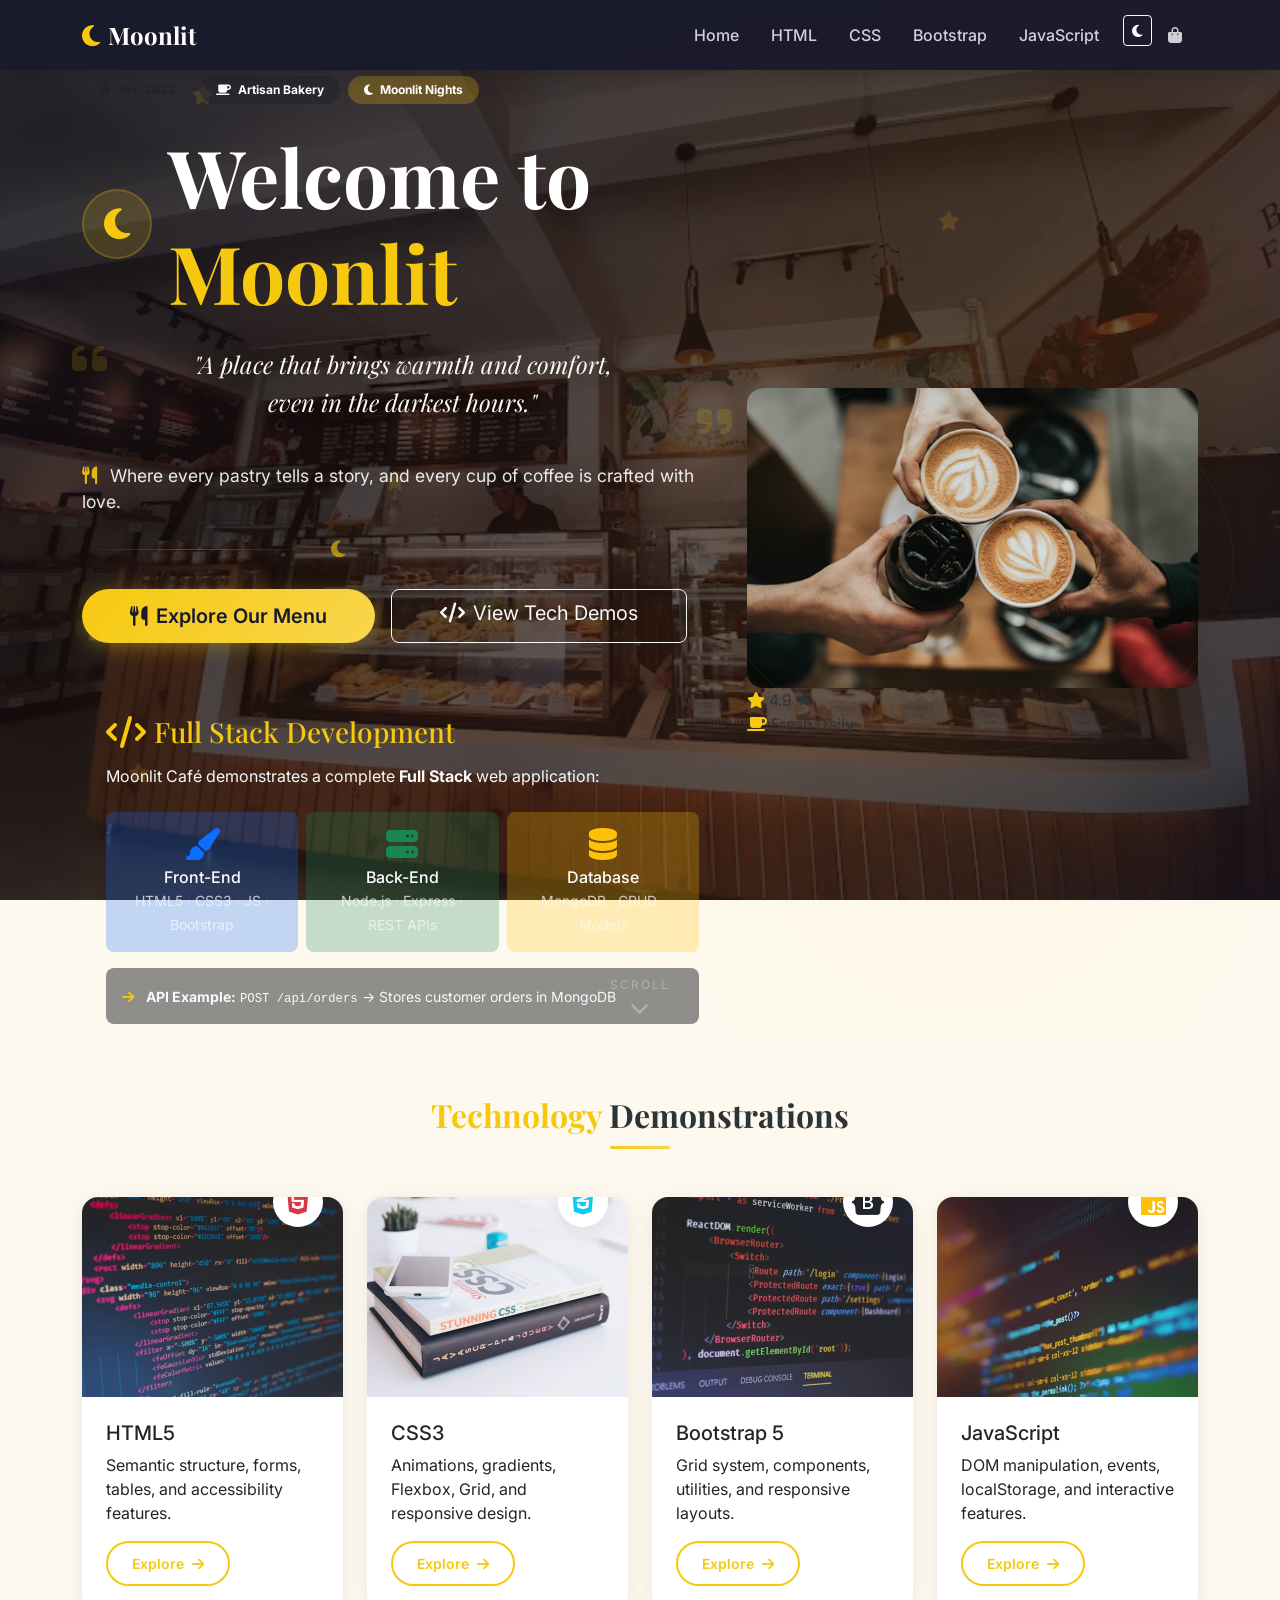
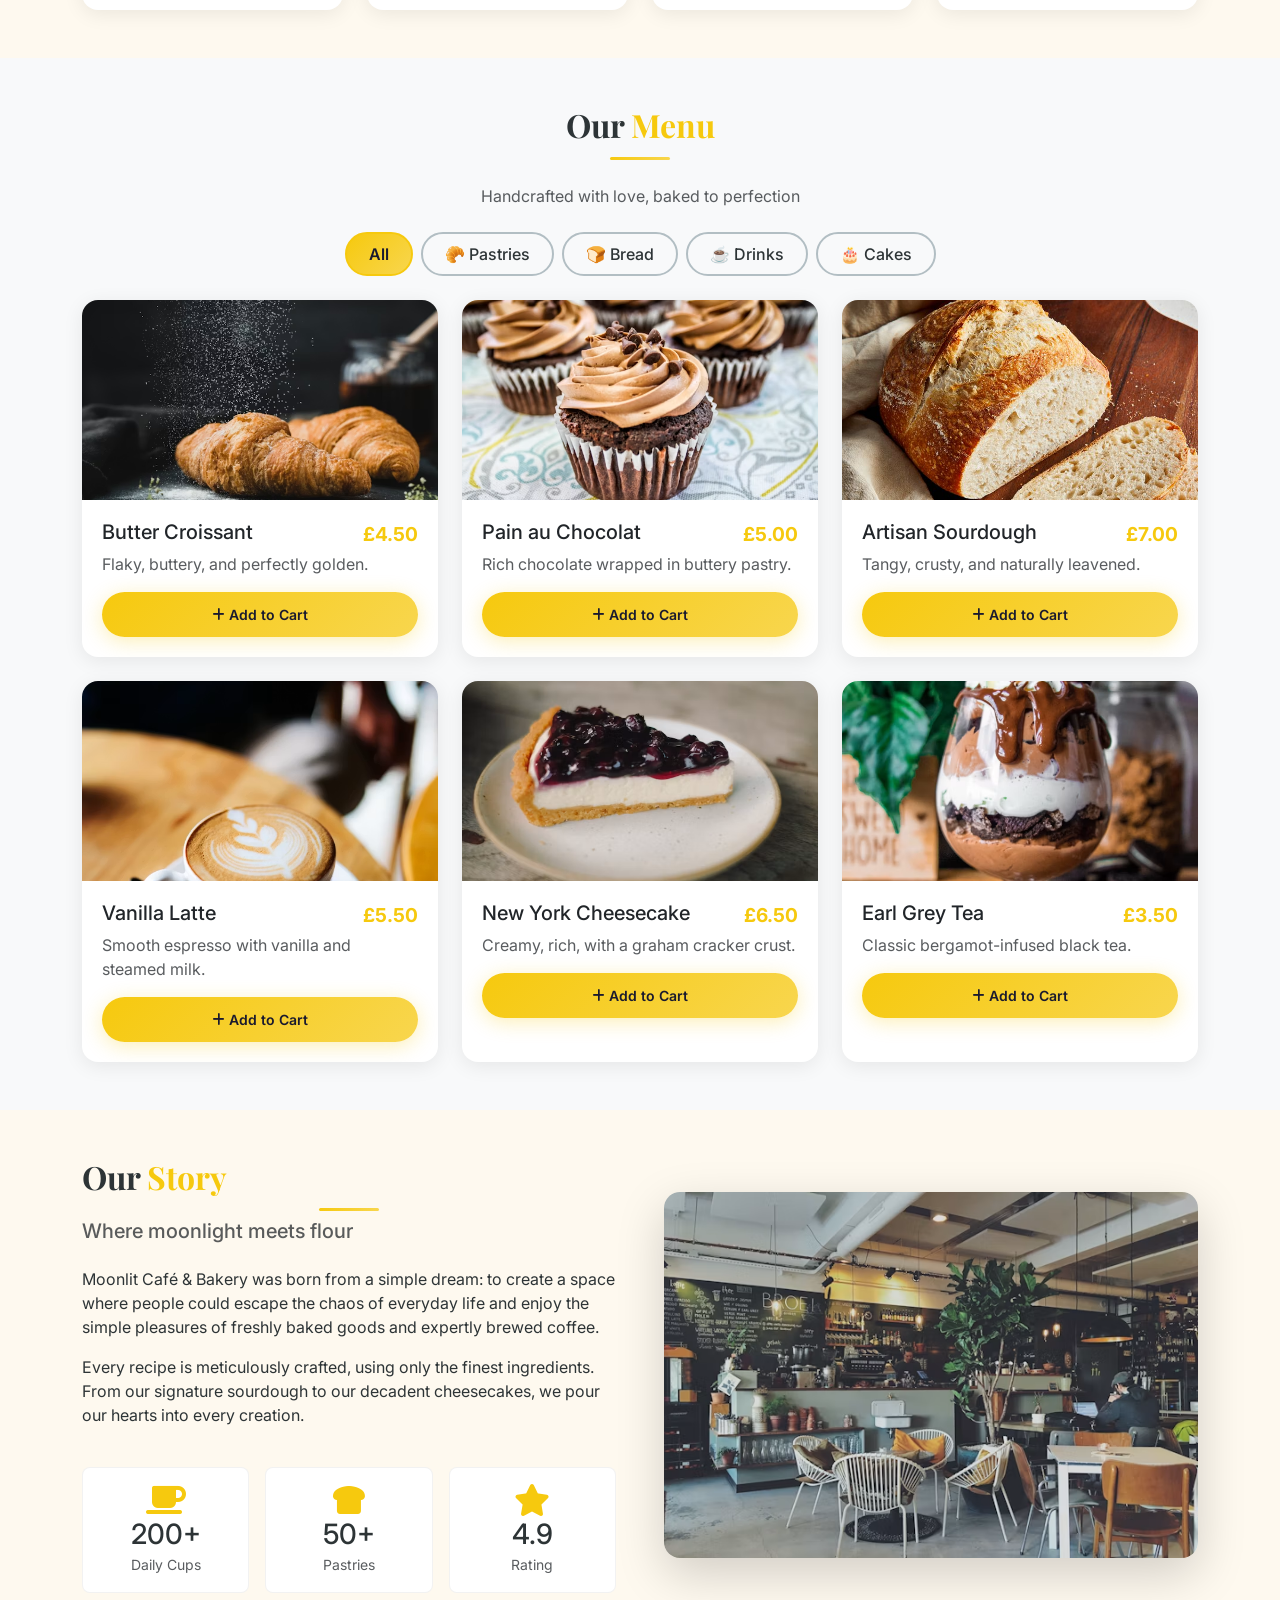
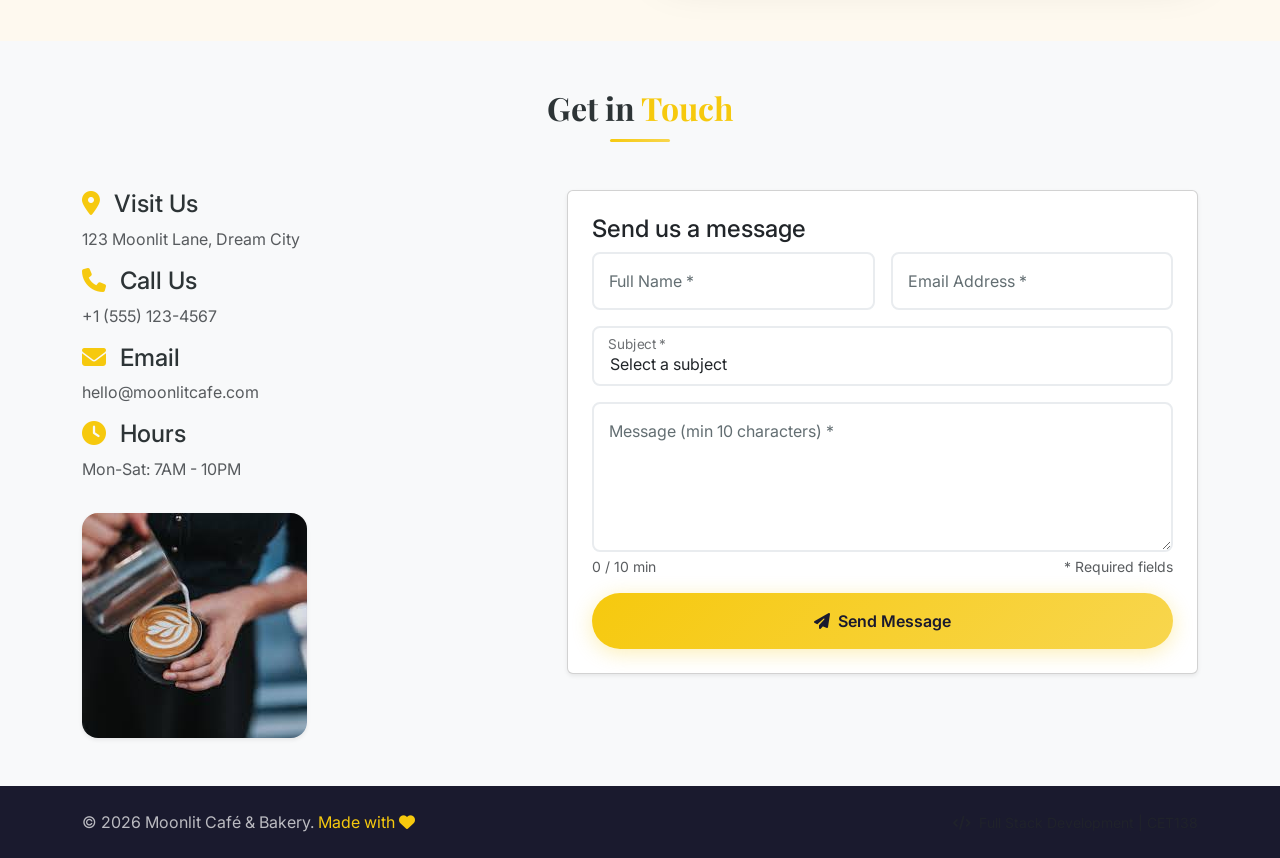
<file: index.html>
<!DOCTYPE html>
<html lang="en">
<head>
    <meta charset="UTF-8">
    <meta name="viewport" content="width=device-width, initial-scale=1.0">
    <meta name="description" content="Moonlit Café & Bakery - Full Stack Development Portfolio">
    <meta name="author" content="Your Name">
    <title>Moonlit Café & Bakery</title>
    
    <!-- Bootstrap 5 CSS -->
    <link href="https://cdn.jsdelivr.net/npm/bootstrap@5.3.2/dist/css/bootstrap.min.css" rel="stylesheet">
    <!-- Font Awesome 6 -->
    <link rel="stylesheet" href="https://cdnjs.cloudflare.com/ajax/libs/font-awesome/6.5.1/css/all.min.css">
    <!-- Google Fonts -->
    <link href="https://fonts.googleapis.com/css2?family=Playfair+Display:wght@400;700;900&family=Inter:wght@300;400;500;600;700&display=swap" rel="stylesheet">
    <!-- Custom CSS -->
    <link href="assets/css/style.css" rel="stylesheet">
    <link href="assets/css/responsive.css" rel="stylesheet">
    <link href="assets/css/dark-mode.css" rel="stylesheet">
</head>
<body>

    <!-- ========================================== -->
    <!-- NAVIGATION (Bootstrap Navbar)              -->
    <!-- ========================================== -->
    <nav class="navbar navbar-expand-lg navbar-dark fixed-top custom-navbar">
        <div class="container">
            <a class="navbar-brand" href="index.html">
                <i class="fas fa-moon me-2"></i>Moonlit
            </a>
            <button class="navbar-toggler" type="button" data-bs-toggle="collapse" data-bs-target="#navbarNav">
                <span class="navbar-toggler-icon"></span>
            </button>
            <div class="collapse navbar-collapse" id="navbarNav">
                <ul class="navbar-nav ms-auto">
                    <li class="nav-item">
                        <a class="nav-link active" href="index.html">Home</a>
                    </li>
                    <li class="nav-item">
                        <a class="nav-link" href="html-demo.html">HTML</a>
                    </li>
                    <li class="nav-item">
                        <a class="nav-link" href="css-demo.html">CSS</a>
                    </li>
                    <li class="nav-item">
                        <a class="nav-link" href="bootstrap-demo.html">Bootstrap</a>
                    </li>
                    <li class="nav-item">
                        <a class="nav-link" href="javascript-demo.html">JavaScript</a>
                    </li>
                    <li class="nav-item">
                        <button class="btn btn-outline-light btn-sm ms-2" id="darkModeToggle" aria-label="Toggle dark mode">
                            <i class="fas fa-moon"></i>
                        </button>
                    </li>
                    <li class="nav-item">
                        <a class="nav-link position-relative" href="#" id="cartToggle">
                            <i class="fas fa-shopping-bag"></i>
                            <span class="position-absolute top-0 start-100 translate-middle badge rounded-pill bg-warning text-dark d-none" id="cartCount">0</span>
                        </a>
                    </li>
                </ul>
            </div>
        </div>
    </nav>

    <!-- ========================================== -->
    <!-- HERO SECTION - MOONLIT DESIGN             -->
    <!-- ========================================== -->
    <section id="home" class="hero-section">
        <!-- Floating Moon Phases -->
        <div class="moon-phase moon-phase-1">
            <i class="fas fa-moon"></i>
        </div>
        <div class="moon-phase moon-phase-2">
            <i class="fas fa-moon"></i>
        </div>
        <div class="moon-phase moon-phase-3">
            <i class="fas fa-moon"></i>
        </div>
        
        <!-- Floating Stars -->
        <div class="star star-1"><i class="fas fa-star"></i></div>
        <div class="star star-2"><i class="fas fa-star"></i></div>
        <div class="star star-3"><i class="fas fa-star"></i></div>
        <div class="star star-4"><i class="fas fa-star"></i></div>
        <div class="star star-5"><i class="fas fa-star"></i></div>
        <div class="star star-6"><i class="fas fa-star"></i></div>
        
        <!-- Warm Glow Overlay -->
        <div class="warm-glow"></div>
        
        <div class="container">
            <div class="row min-vh-100 align-items-center">
                <div class="col-lg-7 text-white position-relative" style="z-index: 2;">
                    <!-- Breadcrumb / Badge -->
                    <div class="d-flex align-items-center gap-2 mb-4">
                        <span class="badge bg-gold text-dark px-3 py-2 rounded-pill">
                            <i class="fas fa-star me-1"></i> Est. 2023
                        </span>
                        <span class="badge bg-dark bg-opacity-50 px-3 py-2 rounded-pill">
                            <i class="fas fa-mug-saucer me-1"></i> Artisan Bakery
                        </span>
                        <span class="badge bg-warning bg-opacity-25 px-3 py-2 rounded-pill">
                            <i class="fas fa-moon me-1"></i> Moonlit Nights
                        </span>
                    </div>

                    <!-- Heading with Moon Icon -->
                    <div class="d-flex align-items-center gap-3 mb-2">
                        <div class="hero-moon-icon">
                            <i class="fas fa-moon"></i>
                        </div>
                        <h1 class="display-1 fw-bold playfair-font mb-0">
                            Welcome to <br><span class="text-gold">Moonlit</span>
                        </h1>
                    </div>
                    
                    <!-- YOUR QUOTE WITH DECORATIVE ELEMENTS -->
                    <div class="quote-wrapper">
                        <div class="quote-decoration quote-left">
                            <i class="fas fa-quote-left"></i>
                        </div>
                        <blockquote class="lead mb-3 hero-quote">
                            "A place that brings warmth and comfort,<br>
                            even in the darkest hours."
                        </blockquote>
                        <div class="quote-decoration quote-right">
                            <i class="fas fa-quote-right"></i>
                        </div>
                    </div>
                    
                    <p class="mb-4 hero-sub-text" style="font-size: 1.1rem; opacity: 0.9;">
                        <i class="fas fa-utensils text-gold me-2"></i>
                        Where every pastry tells a story, and every cup of coffee is crafted with love.
                    </p>
                    
                    <!-- Decorative Divider -->
                    <div class="hero-divider">
                        <span></span>
                        <i class="fas fa-moon text-gold"></i>
                        <span></span>
                    </div>
                    
                    <!-- CTA Buttons -->
                    <div class="d-flex flex-wrap gap-3 mb-5 mt-4">
                        <a href="#menu" class="btn btn-gold btn-lg px-5">
                            <i class="fas fa-utensils me-2"></i>Explore Our Menu
                        </a>
                        <a href="#demos" class="btn btn-outline-light btn-lg px-5">
                            <i class="fas fa-code me-2"></i>View Tech Demos
                        </a>
                    </div>

                    <!-- FULL STACK DEVELOPMENT EXPLANATION -->
                    <div class="full-stack-card p-4 rounded-4">
                        <div class="d-flex align-items-center gap-2 mb-3">
                            <i class="fas fa-code fa-2x text-gold"></i>
                            <h3 class="text-gold mb-0 playfair-font">Full Stack Development</h3>
                        </div>
                        <p class="mb-2 text-light">
                            Moonlit Café demonstrates a complete <strong>Full Stack</strong> web application:
                        </p>
                        <div class="row g-2 mt-3">
                            <div class="col-md-4">
                                <div class="tech-badge p-3 rounded-3 text-center bg-primary bg-opacity-25">
                                    <i class="fas fa-paint-brush fa-2x text-primary mb-2"></i>
                                    <h6 class="text-white mb-0">Front-End</h6>
                                    <small class="text-light opacity-75">HTML5 · CSS3 · JS · Bootstrap</small>
                                </div>
                            </div>
                            <div class="col-md-4">
                                <div class="tech-badge p-3 rounded-3 text-center bg-success bg-opacity-25">
                                    <i class="fas fa-server fa-2x text-success mb-2"></i>
                                    <h6 class="text-white mb-0">Back-End</h6>
                                    <small class="text-light opacity-75">Node.js · Express · REST APIs</small>
                                </div>
                            </div>
                            <div class="col-md-4">
                                <div class="tech-badge p-3 rounded-3 text-center bg-warning bg-opacity-25">
                                    <i class="fas fa-database fa-2x text-warning mb-2"></i>
                                    <h6 class="text-white mb-0">Database</h6>
                                    <small class="text-light opacity-75">MongoDB · CRUD · Models</small>
                                </div>
                            </div>
                        </div>
                        <div class="mt-3 p-3 bg-dark bg-opacity-50 rounded-3">
                            <small class="text-light">
                                <i class="fas fa-arrow-right me-2 text-gold"></i>
                                <strong>API Example:</strong> <code class="text-light">POST /api/orders</code> → Stores customer orders in MongoDB
                            </small>
                        </div>
                    </div>
                </div>
                
                <div class="col-lg-5 d-none d-lg-block position-relative" style="z-index: 2;">
                    <div class="hero-image-wrapper">
                        <img src="assets/images/hero-coffee.jpg" 
                             alt="Moonlit Café - Fresh coffee and pastries" 
                             class="img-fluid rounded-4 shadow-lg">
                        <div class="floating-badge top-right">
                            <i class="fas fa-star text-gold"></i> 4.9 ★
                        </div>
                        <div class="floating-badge bottom-left">
                            <i class="fas fa-mug-saucer text-gold"></i> Fresh Daily
                        </div>
                        <!-- Decorative moon ring -->
                        <div class="moon-ring"></div>
                    </div>
                </div>
            </div>
        </div>
        
        <!-- Scroll Indicator -->
        <div class="scroll-indicator">
            <span>Scroll</span>
            <i class="fas fa-chevron-down"></i>
        </div>
    </section>

    <!-- ========================================== -->
    <!-- TECH DEMOS SECTION (Cards)                 -->
    <!-- ========================================== -->
    <section id="demos" class="py-5">
        <div class="container">
            <h2 class="text-center mb-5 section-title">
                <span class="text-gold">Technology</span> Demonstrations
            </h2>
            <div class="row g-4">
                <!-- HTML Card -->
                <div class="col-md-6 col-lg-3">
                    <div class="card tech-card h-100">
                        <div class="card-img-wrapper">
                            <img src="assets/images/html-code.jpg" 
                                 class="card-img-top" alt="HTML Code">
                        </div>
                        <div class="card-body">
                            <div class="tech-icon"><i class="fab fa-html5 text-danger"></i></div>
                            <h5 class="card-title">HTML5</h5>
                            <p class="card-text">Semantic structure, forms, tables, and accessibility features.</p>
                            <a href="html-demo.html" class="btn btn-outline-gold btn-sm">Explore <i class="fas fa-arrow-right ms-1"></i></a>
                        </div>
                    </div>
                </div>
                <!-- CSS Card -->
                <div class="col-md-6 col-lg-3">
                    <div class="card tech-card h-100">
                        <div class="card-img-wrapper">
                            <img src="assets/images/css-code.jpg" 
                                 class="card-img-top" alt="CSS Code">
                        </div>
                        <div class="card-body">
                            <div class="tech-icon"><i class="fab fa-css3-alt text-info"></i></div>
                            <h5 class="card-title">CSS3</h5>
                            <p class="card-text">Animations, gradients, Flexbox, Grid, and responsive design.</p>
                            <a href="css-demo.html" class="btn btn-outline-gold btn-sm">Explore <i class="fas fa-arrow-right ms-1"></i></a>
                        </div>
                    </div>
                </div>
                <!-- Bootstrap Card -->
                <div class="col-md-6 col-lg-3">
                    <div class="card tech-card h-100">
                        <div class="card-img-wrapper">
                            <img src="assets/images/bootstrap-code.jpg" 
                                 class="card-img-top" alt="Bootstrap">
                        </div>
                        <div class="card-body">
                            <div class="tech-icon"><i class="fab fa-bootstrap text-purple"></i></div>
                            <h5 class="card-title">Bootstrap 5</h5>
                            <p class="card-text">Grid system, components, utilities, and responsive layouts.</p>
                            <a href="bootstrap-demo.html" class="btn btn-outline-gold btn-sm">Explore <i class="fas fa-arrow-right ms-1"></i></a>
                        </div>
                    </div>
                </div>
                <!-- JavaScript Card -->
                <div class="col-md-6 col-lg-3">
                    <div class="card tech-card h-100">
                        <div class="card-img-wrapper">
                            <img src="assets/images/js-code.jpg" 
                                 class="card-img-top" alt="JavaScript">
                        </div>
                        <div class="card-body">
                            <div class="tech-icon"><i class="fab fa-js text-warning"></i></div>
                            <h5 class="card-title">JavaScript</h5>
                            <p class="card-text">DOM manipulation, events, localStorage, and interactive features.</p>
                            <a href="javascript-demo.html" class="btn btn-outline-gold btn-sm">Explore <i class="fas fa-arrow-right ms-1"></i></a>
                        </div>
                    </div>
                </div>
            </div>
        </div>
    </section>

    <!-- ========================================== -->
    <!-- MENU SECTION (Bootstrap Grid + Cards)     -->
    <!-- ========================================== -->
    <section id="menu" class="py-5 bg-light">
        <div class="container">
            <h2 class="text-center mb-4 section-title">Our <span class="text-gold">Menu</span></h2>
            <p class="text-center text-muted mb-4">Handcrafted with love, baked to perfection</p>
            
            <!-- Menu Filter (JavaScript) -->
            <div class="d-flex flex-wrap justify-content-center gap-2 mb-4" id="menuFilters">
                <button class="btn btn-filter active" data-filter="all">All</button>
                <button class="btn btn-filter" data-filter="pastries">🥐 Pastries</button>
                <button class="btn btn-filter" data-filter="bread">🍞 Bread</button>
                <button class="btn btn-filter" data-filter="drinks">☕ Drinks</button>
                <button class="btn btn-filter" data-filter="cakes">🎂 Cakes</button>
            </div>

            <!-- Menu Grid -->
            <div class="row g-4" id="menuGrid">
                <!-- Pastry 1 -->
                <div class="col-lg-4 col-md-6 menu-item" data-category="pastries">
                    <div class="card menu-card h-100">
                        <img src="assets/images/croissant.jpg" 
                             class="card-img-top" alt="Butter Croissant">
                        <div class="card-body">
                            <div class="d-flex justify-content-between align-items-start">
                                <h5 class="card-title">Butter Croissant</h5>
                                <span class="price">£4.50</span>
                            </div>
                            <p class="card-text text-muted">Flaky, buttery, and perfectly golden.</p>
                            <button class="btn btn-gold btn-sm w-100 add-to-cart" 
                                    data-name="Butter Croissant" 
                                    data-price="4.50">
                                <i class="fas fa-plus me-1"></i>Add to Cart
                            </button>
                        </div>
                    </div>
                </div>

                <!-- Pastry 2 -->
                <div class="col-lg-4 col-md-6 menu-item" data-category="pastries">
                    <div class="card menu-card h-100">
                        <img src="assets/images/pain-chocolat.jpg" 
                             class="card-img-top" alt="Pain au Chocolat">
                        <div class="card-body">
                            <div class="d-flex justify-content-between align-items-start">
                                <h5 class="card-title">Pain au Chocolat</h5>
                                <span class="price">£5.00</span>
                            </div>
                            <p class="card-text text-muted">Rich chocolate wrapped in buttery pastry.</p>
                            <button class="btn btn-gold btn-sm w-100 add-to-cart" 
                                    data-name="Pain au Chocolat" 
                                    data-price="5.00">
                                <i class="fas fa-plus me-1"></i>Add to Cart
                            </button>
                        </div>
                    </div>
                </div>

                <!-- Bread 1 -->
                <div class="col-lg-4 col-md-6 menu-item" data-category="bread">
                    <div class="card menu-card h-100">
                        <img src="assets/images/sourdough.jpg" 
                             class="card-img-top" alt="Artisan Sourdough">
                        <div class="card-body">
                            <div class="d-flex justify-content-between align-items-start">
                                <h5 class="card-title">Artisan Sourdough</h5>
                                <span class="price">£7.00</span>
                            </div>
                            <p class="card-text text-muted">Tangy, crusty, and naturally leavened.</p>
                            <button class="btn btn-gold btn-sm w-100 add-to-cart" 
                                    data-name="Artisan Sourdough" 
                                    data-price="7.00">
                                <i class="fas fa-plus me-1"></i>Add to Cart
                            </button>
                        </div>
                    </div>
                </div>

                <!-- Drink 1 -->
                <div class="col-lg-4 col-md-6 menu-item" data-category="drinks">
                    <div class="card menu-card h-100">
                        <img src="assets/images/vanilla-latte.jpg" 
                             class="card-img-top" alt="Vanilla Latte">
                        <div class="card-body">
                            <div class="d-flex justify-content-between align-items-start">
                                <h5 class="card-title">Vanilla Latte</h5>
                                <span class="price">£5.50</span>
                            </div>
                            <p class="card-text text-muted">Smooth espresso with vanilla and steamed milk.</p>
                            <button class="btn btn-gold btn-sm w-100 add-to-cart" 
                                    data-name="Vanilla Latte" 
                                    data-price="5.50">
                                <i class="fas fa-plus me-1"></i>Add to Cart
                            </button>
                        </div>
                    </div>
                </div>

                <!-- Cake 1 -->
                <div class="col-lg-4 col-md-6 menu-item" data-category="cakes">
                    <div class="card menu-card h-100">
                        <img src="assets/images/cheesecake.jpg" 
                             class="card-img-top" alt="New York Cheesecake">
                        <div class="card-body">
                            <div class="d-flex justify-content-between align-items-start">
                                <h5 class="card-title">New York Cheesecake</h5>
                                <span class="price">£6.50</span>
                            </div>
                            <p class="card-text text-muted">Creamy, rich, with a graham cracker crust.</p>
                            <button class="btn btn-gold btn-sm w-100 add-to-cart" 
                                    data-name="New York Cheesecake" 
                                    data-price="6.50">
                                <i class="fas fa-plus me-1"></i>Add to Cart
                            </button>
                        </div>
                    </div>
                </div>

                <!-- Drink 2 -->
                <div class="col-lg-4 col-md-6 menu-item" data-category="drinks">
                    <div class="card menu-card h-100">
                        <img src="assets/images/earl-grey.jpg" 
                             class="card-img-top" alt="Earl Grey Tea">
                        <div class="card-body">
                            <div class="d-flex justify-content-between align-items-start">
                                <h5 class="card-title">Earl Grey Tea</h5>
                                <span class="price">£3.50</span>
                            </div>
                            <p class="card-text text-muted">Classic bergamot-infused black tea.</p>
                            <button class="btn btn-gold btn-sm w-100 add-to-cart" 
                                    data-name="Earl Grey Tea" 
                                    data-price="3.50">
                                <i class="fas fa-plus me-1"></i>Add to Cart
                            </button>
                        </div>
                    </div>
                </div>
            </div>
        </div>
    </section>

    <!-- ========================================== -->
    <!-- ABOUT SECTION                              -->
    <!-- ========================================== -->
    <section id="about" class="py-5">
        <div class="container">
            <div class="row align-items-center g-5">
                <div class="col-lg-6">
                    <h2 class="section-title">Our <span class="text-gold">Story</span></h2>
                    <h5 class="text-muted">Where moonlight meets flour</h5>
                    <p class="mt-4">
                        Moonlit Café & Bakery was born from a simple dream: to create a space where 
                        people could escape the chaos of everyday life and enjoy the simple pleasures 
                        of freshly baked goods and expertly brewed coffee.
                    </p>
                    <p>
                        Every recipe is meticulously crafted, using only the finest ingredients. 
                        From our signature sourdough to our decadent cheesecakes, we pour our hearts 
                        into every creation.
                    </p>
                    
                    <!-- Stats -->
                    <div class="row g-3 mt-4">
                        <div class="col-4">
                            <div class="stat-box text-center p-3 rounded-3">
                                <i class="fas fa-mug-saucer fa-2x text-gold"></i>
                                <h3 class="mb-0">200+</h3>
                                <small class="text-muted">Daily Cups</small>
                            </div>
                        </div>
                        <div class="col-4">
                            <div class="stat-box text-center p-3 rounded-3">
                                <i class="fas fa-bread-slice fa-2x text-gold"></i>
                                <h3 class="mb-0">50+</h3>
                                <small class="text-muted">Pastries</small>
                            </div>
                        </div>
                        <div class="col-4">
                            <div class="stat-box text-center p-3 rounded-3">
                                <i class="fas fa-star fa-2x text-gold"></i>
                                <h3 class="mb-0">4.9</h3>
                                <small class="text-muted">Rating</small>
                            </div>
                        </div>
                    </div>
                </div>
                <div class="col-lg-6">
                    <img src="assets/images/about-cafe.jpg" 
                         alt="About Moonlit Café" 
                         class="img-fluid rounded-4 shadow-lg">
                </div>
            </div>
        </div>
    </section>

    <!-- ========================================== -->
    <!-- CONTACT SECTION (With JavaScript Validation) -->
    <!-- ========================================== -->
    <section id="contact" class="py-5 bg-light">
        <div class="container">
            <h2 class="text-center mb-5 section-title">Get in <span class="text-gold">Touch</span></h2>
            <div class="row g-5">
                <div class="col-lg-5">
                    <h4><i class="fas fa-location-dot text-gold me-2"></i> Visit Us</h4>
                    <p class="text-muted">123 Moonlit Lane, Dream City</p>
                    <h4><i class="fas fa-phone text-gold me-2"></i> Call Us</h4>
                    <p class="text-muted">+1 (555) 123-4567</p>
                    <h4><i class="fas fa-envelope text-gold me-2"></i> Email</h4>
                    <p class="text-muted">hello@moonlitcafe.com</p>
                    <h4><i class="fas fa-clock text-gold me-2"></i> Hours</h4>
                    <p class="text-muted">Mon-Sat: 7AM - 10PM</p>
                    
                    <img src="assets/images/barista.jpg" 
                         alt="Our Barista" 
                         class="img-fluid rounded-4 shadow-sm mt-3">
                </div>
                <div class="col-lg-7">
                    <div class="card shadow-sm p-4">
                        <h4>Send us a message</h4>
                        <form id="contactForm" novalidate>
                            <div class="row g-3">
                                <div class="col-md-6">
                                    <div class="form-floating">
                                        <input type="text" class="form-control" id="name" 
                                               placeholder="Your Name" required>
                                        <label for="name">Full Name *</label>
                                        <div class="invalid-feedback">Please enter at least 2 characters</div>
                                    </div>
                                </div>
                                <div class="col-md-6">
                                    <div class="form-floating">
                                        <input type="email" class="form-control" id="email" 
                                               placeholder="Your Email" required>
                                        <label for="email">Email Address *</label>
                                        <div class="invalid-feedback">Please enter a valid email</div>
                                    </div>
                                </div>
                                <div class="col-md-12">
                                    <div class="form-floating">
                                        <select class="form-control" id="subject" required>
                                            <option value="">Select a subject</option>
                                            <option value="general">General Inquiry</option>
                                            <option value="order">Order Issue</option>
                                            <option value="feedback">Feedback</option>
                                            <option value="catering">Catering Request</option>
                                        </select>
                                        <label for="subject">Subject *</label>
                                        <div class="invalid-feedback">Please select a subject</div>
                                    </div>
                                </div>
                                <div class="col-md-12">
                                    <div class="form-floating">
                                        <textarea class="form-control" id="message" 
                                                  placeholder="Your Message" style="height: 150px" 
                                                  required></textarea>
                                        <label for="message">Message (min 10 characters) *</label>
                                        <div class="invalid-feedback">Please enter at least 10 characters</div>
                                    </div>
                                    <div class="d-flex justify-content-between mt-1">
                                        <small id="charCount" class="text-muted">0 / 10 min</small>
                                        <small class="text-muted">* Required fields</small>
                                    </div>
                                </div>
                                <div class="col-md-12">
                                    <button type="submit" class="btn btn-gold w-100 py-3">
                                        <i class="fas fa-paper-plane me-2"></i>Send Message
                                    </button>
                                    <div id="formSuccess" class="alert alert-success mt-3 d-none">
                                        <i class="fas fa-check-circle me-2"></i>
                                        Thank you! We'll get back to you soon.
                                    </div>
                                </div>
                            </div>
                        </form>
                    </div>
                </div>
            </div>
        </div>
    </section>

    <!-- ========================================== -->
    <!-- FOOTER                                     -->
    <!-- ========================================== -->
    <footer class="py-4">
        <div class="container">
            <div class="row align-items-center">
                <div class="col-md-6 text-center text-md-start">
                    <p class="mb-0">
                        &copy; 2026 Moonlit Café & Bakery. 
                        <span class="text-gold">Made with <i class="fas fa-heart"></i></span>
                    </p>
                </div>
                <div class="col-md-6 text-center text-md-end">
                    <small class="text-muted">
                        <i class="fas fa-code me-1"></i> Full Stack Development | CET138
                    </small>
                </div>
            </div>
        </div>
    </footer>

    <!-- ========================================== -->
    <!-- SHOPPING CART OFFCANVAS (Bootstrap)        -->
    <!-- ========================================== -->
    <div class="offcanvas offcanvas-end" tabindex="-1" id="shoppingCart">
        <div class="offcanvas-header">
            <h5 class="offcanvas-title">
                <i class="fas fa-shopping-bag me-2"></i>Your Cart
            </h5>
            <button type="button" class="btn-close" data-bs-dismiss="offcanvas"></button>
        </div>
        <div class="offcanvas-body">
            <div id="cartItems">
                <p class="text-muted text-center">
                    <i class="fas fa-shopping-bag fa-2x d-block mb-2"></i>
                    Your cart is empty.
                </p>
            </div>
            <div id="cartSummary" class="d-none">
                <hr>
                <div class="d-flex justify-content-between">
                    <strong>Total:</strong>
                    <strong id="cartTotal">£0.00</strong>
                </div>
                <button class="btn btn-gold w-100 mt-3" id="checkoutBtn">
                    <i class="fas fa-credit-card me-2"></i>Proceed to Checkout
                </button>
            </div>
        </div>
    </div>

    <!-- ========================================== -->
    <!-- ORDER CONFIRMATION MODAL (Bootstrap)       -->
    <!-- ========================================== -->
    <div class="modal fade" id="orderModal" tabindex="-1">
        <div class="modal-dialog modal-dialog-centered">
            <div class="modal-content">
                <div class="modal-header border-0">
                    <h5 class="modal-title text-gold">
                        <i class="fas fa-check-circle text-success me-2"></i>Order Confirmed!
                    </h5>
                    <button type="button" class="btn-close" data-bs-dismiss="modal"></button>
                </div>
                <div class="modal-body text-center py-4">
                    <i class="fas fa-check-circle text-success fa-4x mb-3"></i>
                    <p>Your order has been placed successfully.</p>
                    <p class="text-muted small">Order #<span id="orderNumber">ORD-123456</span></p>
                    <p class="text-muted small">We'll notify you when it's ready.</p>
                </div>
                <div class="modal-footer border-0 justify-content-center">
                    <button class="btn btn-gold" data-bs-dismiss="modal">
                        <i class="fas fa-thumbs-up me-2"></i>Great!
                    </button>
                </div>
            </div>
        </div>
    </div>

    <!-- ========================================== -->
    <!-- SCRIPTS                                    -->
    <!-- ========================================== -->
   <script src="https://cdn.jsdelivr.net/npm/bootstrap@5.3.2/dist/js/bootstrap.bundle.min.js"></script>
    <script src="assets/js/main.js"></script>
    <script src="assets/js/cart.js"></script>
    <script src="assets/js/form-validation.js"></script>
    <script src="assets/js/api-simulation.js"></script>
</body>
</html>
</file>
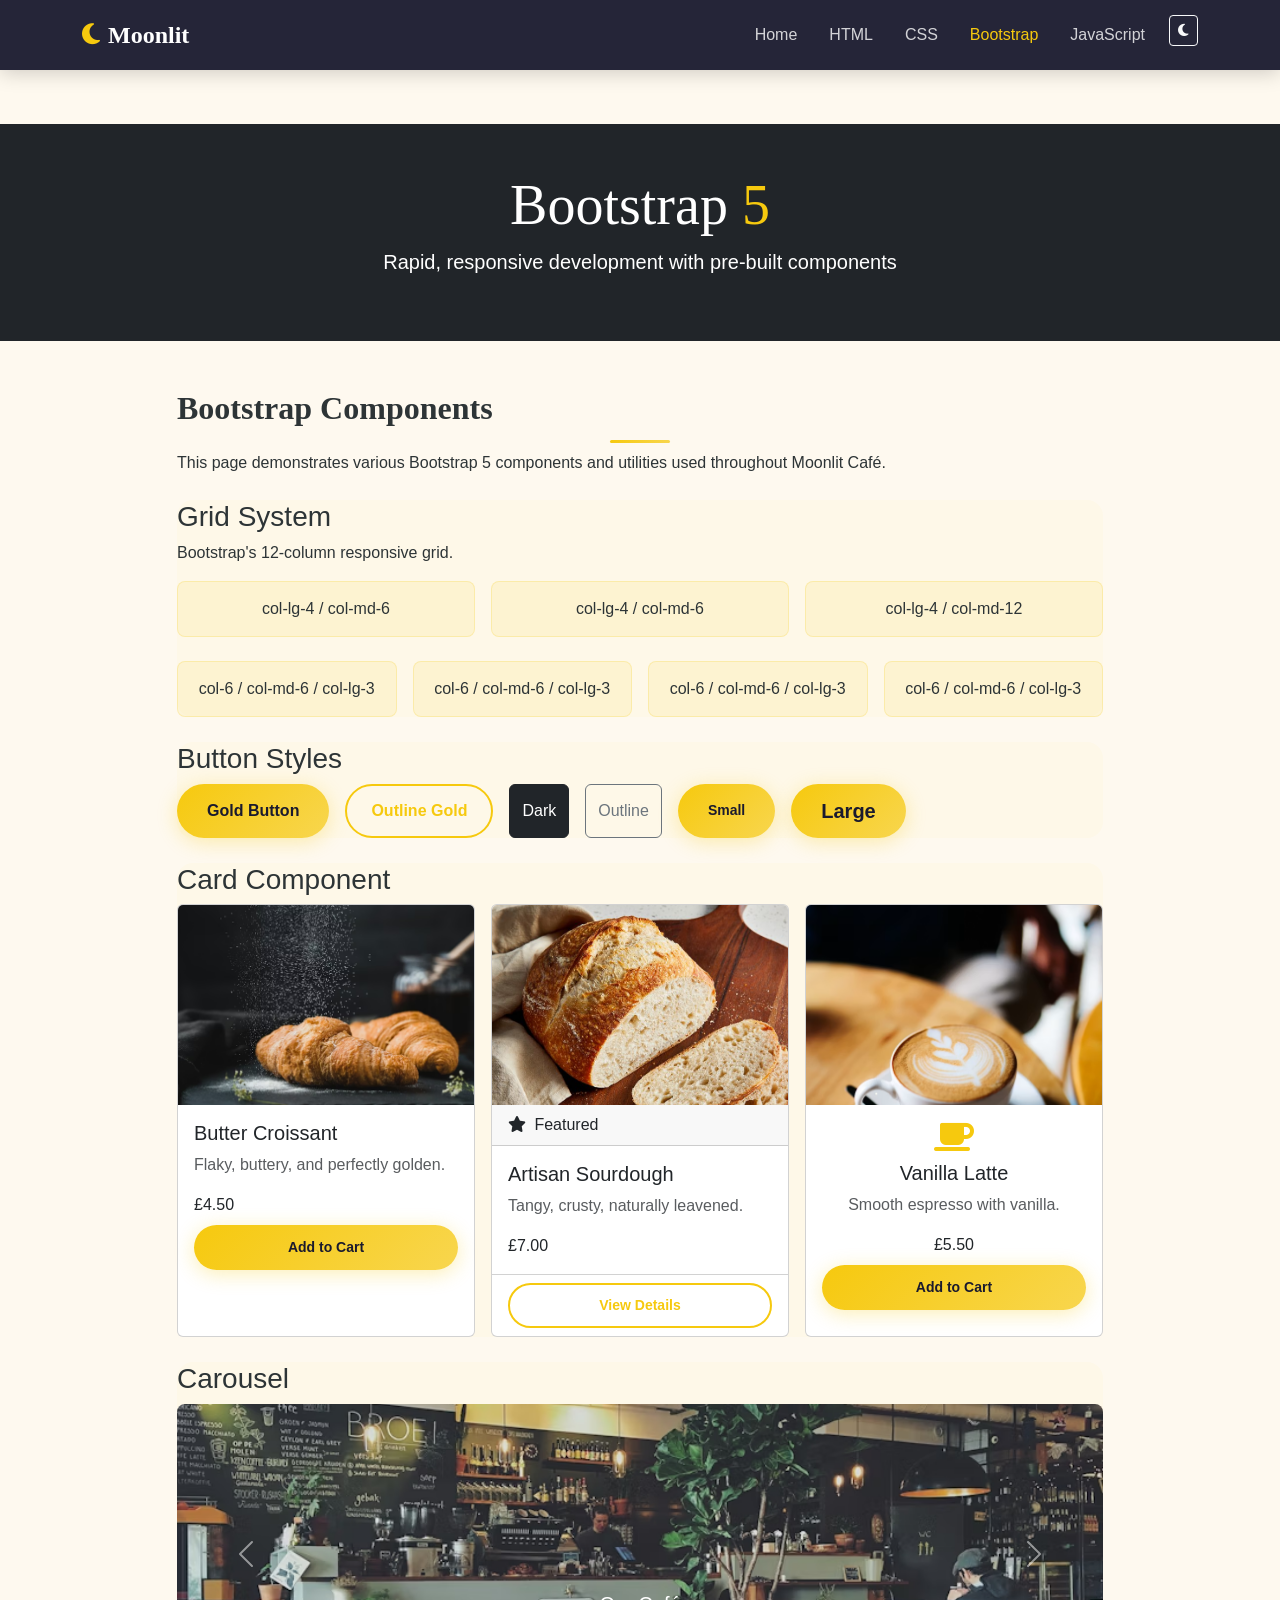
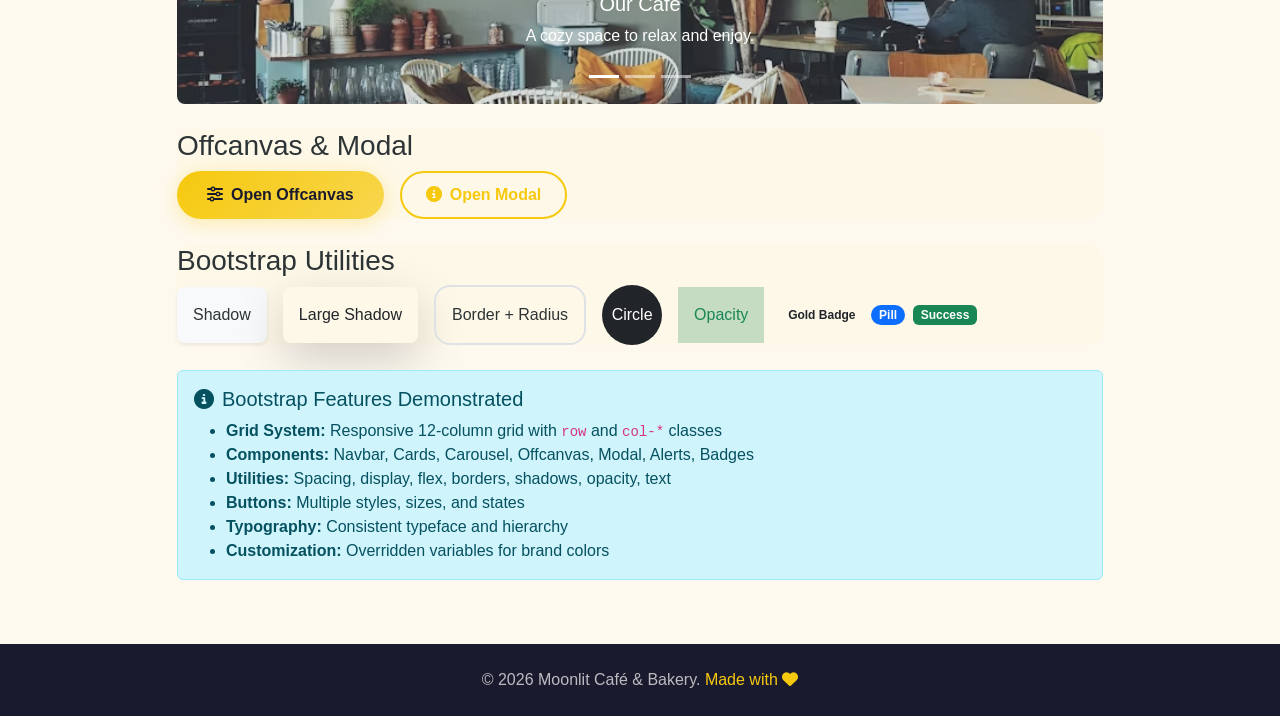
<file: bootstrap-demo.html>
<!DOCTYPE html>
<html lang="en">
<head>
<meta charset="UTF-8">
<meta name="viewport" content="width=device-width, initial-scale=1.0">
<title>Bootstrap Demo - Moonlit Café</title>
<link href="https://cdn.jsdelivr.net/npm/bootstrap@5.3.2/dist/css/bootstrap.min.css" rel="stylesheet">
<link rel="stylesheet" href="https://cdnjs.cloudflare.com/ajax/libs/font-awesome/6.5.1/css/all.min.css">
<link href="https://fonts.googleapis.com/css2?family=Playfair+Display:wght@400;700;900&family=Inter:wght@300;400;500;600;700&display=swap%22 rel="stylesheet">
<link href="assets/css/style.css" rel="stylesheet">
<link href="assets/css/responsive.css" rel="stylesheet">
<link href="assets/css/dark-mode.css" rel="stylesheet">
<style>

        .component-demo {

            border: 2px dashed var(--color-gold)
            padding: 25px;
            margin: 25px 0;
            border-radius: var(--radius-md);
            background: rgba(246, 201, 14, 0.03);

        }

        body.dark-mode .component-demo {

            background: rgba(246, 201, 14, 0.05);

        }

        .demo-grid .col {

            padding: 15px;

            background: rgba(246, 201, 14, 0.1);

            border: 1px solid rgba(246, 201, 14, 0.2);

            border-radius: var(--radius-sm);

            text-align: center;

        }

        body.dark-mode .demo-grid .col {

            background: rgba(246, 201, 14, 0.05);

            border-color: rgba(246, 201, 14, 0.1);

        }

        /* Card image height for consistency */

        .card-img-top {

            height: 200px;

            object-fit: cover;

        }
</style>
</head>
<body>
<nav class="navbar navbar-expand-lg navbar-dark fixed-top custom-navbar">
<div class="container">
<a class="navbar-brand" href="index.html">
<i class="fas fa-moon me-2"></i>Moonlit
</a>
<button class="navbar-toggler" type="button" data-bs-toggle="collapse" data-bs-target="#navbarNav">
<span class="navbar-toggler-icon"></span>
</button>
<div class="collapse navbar-collapse" id="navbarNav">
<ul class="navbar-nav ms-auto">
<li class="nav-item"><a class="nav-link" href="index.html">Home</a></li>
<li class="nav-item"><a class="nav-link" href="html-demo.html">HTML</a></li>
<li class="nav-item"><a class="nav-link" href="css-demo.html">CSS</a></li>
<li class="nav-item"><a class="nav-link active" href="bootstrap-demo.html">Bootstrap</a></li>
<li class="nav-item"><a class="nav-link" href="javascript-demo.html">JavaScript</a></li>
<li class="nav-item">
<button class="btn btn-outline-light btn-sm ms-2" id="darkModeToggle">
<i class="fas fa-moon"></i>
</button>
</li>
</ul>
</div>
</div>
</nav>
 
    <header class="bg-dark text-white py-5 mt-5">
<div class="container text-center">
<h1 class="display-4 playfair-font">Bootstrap <span class="text-gold">5</span></h1>
<p class="lead">Rapid, responsive development with pre-built components</p>
</div>
</header>
 
    <main class="container py-5">
<div class="row">
<div class="col-lg-10 mx-auto">
<h2 class="section-title">Bootstrap Components</h2>
<p>This page demonstrates various Bootstrap 5 components and utilities used throughout Moonlit Café.</p>
 
                <!-- Grid System -->
<div class="component-demo">
<h3>Grid System</h3>
<p>Bootstrap's 12-column responsive grid.</p>
<div class="demo-grid">
<div class="row g-3">
<div class="col-lg-4 col-md-6 col-12">
<div class="col">col-lg-4 / col-md-6</div>
</div>
<div class="col-lg-4 col-md-6 col-12">
<div class="col">col-lg-4 / col-md-6</div>
</div>
<div class="col-lg-4 col-md-12 col-12">
<div class="col">col-lg-4 / col-md-12</div>
</div>
</div>
<div class="row g-3 mt-2">
<div class="col-lg-3 col-md-6 col-6">
<div class="col">col-6 / col-md-6 / col-lg-3</div>
</div>
<div class="col-lg-3 col-md-6 col-6">
<div class="col">col-6 / col-md-6 / col-lg-3</div>
</div>
<div class="col-lg-3 col-md-6 col-6">
<div class="col">col-6 / col-md-6 / col-lg-3</div>
</div>
<div class="col-lg-3 col-md-6 col-6">
<div class="col">col-6 / col-md-6 / col-lg-3</div>
</div>
</div>
</div>
</div>
 
                <!-- Buttons -->
<div class="component-demo">
<h3>Button Styles</h3>
<div class="d-flex flex-wrap gap-3">
<button class="btn btn-gold">Gold Button</button>
<button class="btn btn-outline-gold">Outline Gold</button>
<button class="btn btn-dark">Dark</button>
<button class="btn btn-outline-secondary">Outline</button>
<button class="btn btn-gold btn-sm">Small</button>
<button class="btn btn-gold btn-lg">Large</button>
</div>
</div>
 
                <!-- Cards -->
<div class="component-demo">
<h3>Card Component</h3>
<div class="row g-3">
<!-- Card 1: Croissant -->
<div class="col-md-4">
<div class="card h-100">
<img src="assets/images/croissant.jpg" 

                                     class="card-img-top" alt="Butter Croissant">
<div class="card-body">
<h5 class="card-title">Butter Croissant</h5>
<p class="card-text text-muted">Flaky, buttery, and perfectly golden.</p>
<span class="price">£4.50</span>
<button class="btn btn-gold btn-sm w-100 mt-2">Add to Cart</button>
</div>
</div>
</div>
 
                        <!-- Card 2: Sourdough-->
<div class="col-md-4">
<div class="card h-100">
<img src="assets/images/sourdough.jpg" 

                                     class="card-img-top" alt="Artisan Sourdough">
<div class="card-header bg-gold text-dark">
<i class="fas fa-star me-1"></i> Featured
</div>
<div class="card-body">
<h5 class="card-title">Artisan Sourdough</h5>
<p class="card-text text-muted">Tangy, crusty, naturally leavened.</p>
<span class="price">£7.00</span>
</div>
<div class="card-footer bg-transparent">
<button class="btn btn-outline-gold btn-sm w-100">View Details</button>
</div>
</div>
</div>
 
                        <!-- Card 3: Vanilla Latte-->
<div class="col-md-4">
<div class="card h-100 text-center">
<img src="assets/images/vanilla-latte.jpg" 

                                     class="card-img-top" alt="Vanilla Latte">
<div class="card-body">
<i class="fas fa-mug-saucer fa-2x text-gold mb-2"></i>
<h5 class="card-title">Vanilla Latte</h5>
<p class="card-text text-muted">Smooth espresso with vanilla.</p>
<span class="price">£5.50</span>
<button class="btn btn-gold btn-sm w-100 mt-2">Add to Cart</button>
</div>
</div>
</div>
</div>
</div>
 
                <!-- Carousel-->
<div class="component-demo">
<h3>Carousel</h3>
<div id="demoCarousel" class="carousel slide" data-bs-ride="carousel">
<div class="carousel-indicators">
<button type="button" data-bs-target="#demoCarousel" data-bs-slide-to="0" class="active"></button>
<button type="button" data-bs-target="#demoCarousel" data-bs-slide-to="1"></button>
<button type="button" data-bs-target="#demoCarousel" data-bs-slide-to="2"></button>
</div>
<div class="carousel-inner rounded-3">
<div class="carousel-item active">
<img src="assets/images/gallery2.jpg" 

                                     class="d-block w-100" alt="Café interior" style="height: 300px; object-fit: cover;">
<div class="carousel-caption d-none d-md-block">
<h5>Our Café</h5>
<p>A cozy space to relax and enjoy.</p>
</div>
</div>
<div class="carousel-item">
<img src="assets/images/gallery1.jpg" 

                                     class="d-block w-100" alt="Coffee" style="height: 300px; object-fit: cover;">
<div class="carousel-caption d-none d-md-block">
<h5>Perfect Brew</h5>
<p>Crafted with love and care.</p>
</div>
</div>
<div class="carousel-item">
<img src="assets/images/gallery3.jpg" 

                                     class="d-block w-100" alt="Bread" style="height: 300px; object-fit: cover;">
<div class="carousel-caption d-none d-md-block">
<h5>Fresh Daily</h5>
<p>Baked fresh every morning.</p>
</div>
</div>
</div>
<button class="carousel-control-prev" type="button" data-bs-target="#demoCarousel" data-bs-slide="prev">
<span class="carousel-control-prev-icon"></span>
</button>
<button class="carousel-control-next" type="button" data-bs-target="#demoCarousel" data-bs-slide="next">
<span class="carousel-control-next-icon"></span>
</button>
</div>
</div>
 
                <!-- Offcanvas + Modal -->
<div class="component-demo">
<h3>Offcanvas & Modal</h3>
<div class="d-flex gap-3 flex-wrap">
<button class="btn btn-gold" data-bs-toggle="offcanvas" data-bs-target="#demoOffcanvas">
<i class="fas fa-sliders-h me-2"></i>Open Offcanvas
</button>
<button class="btn btn-outline-gold" data-bs-toggle="modal" data-bs-target="#demoModal">
<i class="fas fa-info-circle me-2"></i>Open Modal
</button>
</div>
</div>
 
                <!-- Utilities -->
<div class="component-demo">
<h3>Bootstrap Utilities</h3>
<div class="d-flex flex-wrap gap-3 align-items-center">
<div class="p-3 bg-light rounded-3 shadow-sm">Shadow</div>
<div class="p-3 bg-gold text-dark rounded-3 shadow-lg">Large Shadow</div>
<div class="p-3 border border-2 border-gold rounded-4">Border + Radius</div>
<div class="p-3 bg-dark text-white rounded-circle d-flex align-items-center justify-content-center" 

                             style="width: 60px; height: 60px;">Circle</div>
<div class="p-3 bg-success bg-opacity-25 text-success">Opacity</div>
<div class="d-flex gap-2">
<span class="badge bg-gold text-dark">Gold Badge</span>
<span class="badge bg-primary rounded-pill">Pill</span>
<span class="badge bg-success">Success</span>
</div>
</div>
</div>
 
                <!-- Features List -->
<div class="alert alert-info mt-4">
<h5><i class="fas fa-info-circle me-2"></i>Bootstrap Features Demonstrated</h5>
<ul class="mb-0">
<li><strong>Grid System:</strong> Responsive 12-column grid with <code>row</code> and <code>col-*</code> classes</li>
<li><strong>Components:</strong> Navbar, Cards, Carousel, Offcanvas, Modal, Alerts, Badges</li>
<li><strong>Utilities:</strong> Spacing, display, flex, borders, shadows, opacity, text</li>
<li><strong>Buttons:</strong> Multiple styles, sizes, and states</li>
<li><strong>Typography:</strong> Consistent typeface and hierarchy</li>
<li><strong>Customization:</strong> Overridden variables for brand colors</li>
</ul>
</div>
</div>
</div>
</main>
 
    <!-- Offcanvas -->
<div class="offcanvas offcanvas-end" tabindex="-1" id="demoOffcanvas">
<div class="offcanvas-header">
<h5 class="offcanvas-title"><i class="fas fa-sliders-h me-2"></i>Demo Offcanvas</h5>
<button type="button" class="btn-close" data-bs-dismiss="offcanvas"></button>
</div>
<div class="offcanvas-body">
<p>This is a Bootstrap Offcanvas component. It slides in from the side.</p>
<p>Used in the main site for the shopping cart.</p>
<button class="btn btn-gold" data-bs-dismiss="offcanvas">Close</button>
</div>
</div>
 
    <!-- Modal -->
<div class="modal fade" id="demoModal" tabindex="-1">
<div class="modal-dialog modal-dialog-centered">
<div class="modal-content">
<div class="modal-header">
<h5 class="modal-title"><i class="fas fa-info-circle text-gold me-2"></i>Demo Modal</h5>
<button type="button" class="btn-close" data-bs-dismiss="modal"></button>
</div>
<div class="modal-body">
<p>This is a Bootstrap Modal component. It's used for order confirmations in the main site.</p>
</div>
<div class="modal-footer">
<button class="btn btn-secondary" data-bs-dismiss="modal">Close</button>
<button class="btn btn-gold">OK</button>
</div>
</div>
</div>
</div>
 
    <footer class="py-4">
<div class="container text-center">
<p class="mb-0">&copy; 2026 Moonlit Café & Bakery. <span class="text-gold">Made with <i class="fas fa-heart"></i></span></p>
</div>
</footer>
 
    <script src="https://cdn.jsdelivr.net/npm/bootstrap@5.3.2/dist/js/bootstrap.bundle.min.js"></script>
<script src="assets/js/main.js"></script>
<script src="assets/js/cart.js"></script>
<script src="assets/js/form-validation.js"></script>
</body>
</html>
</file>
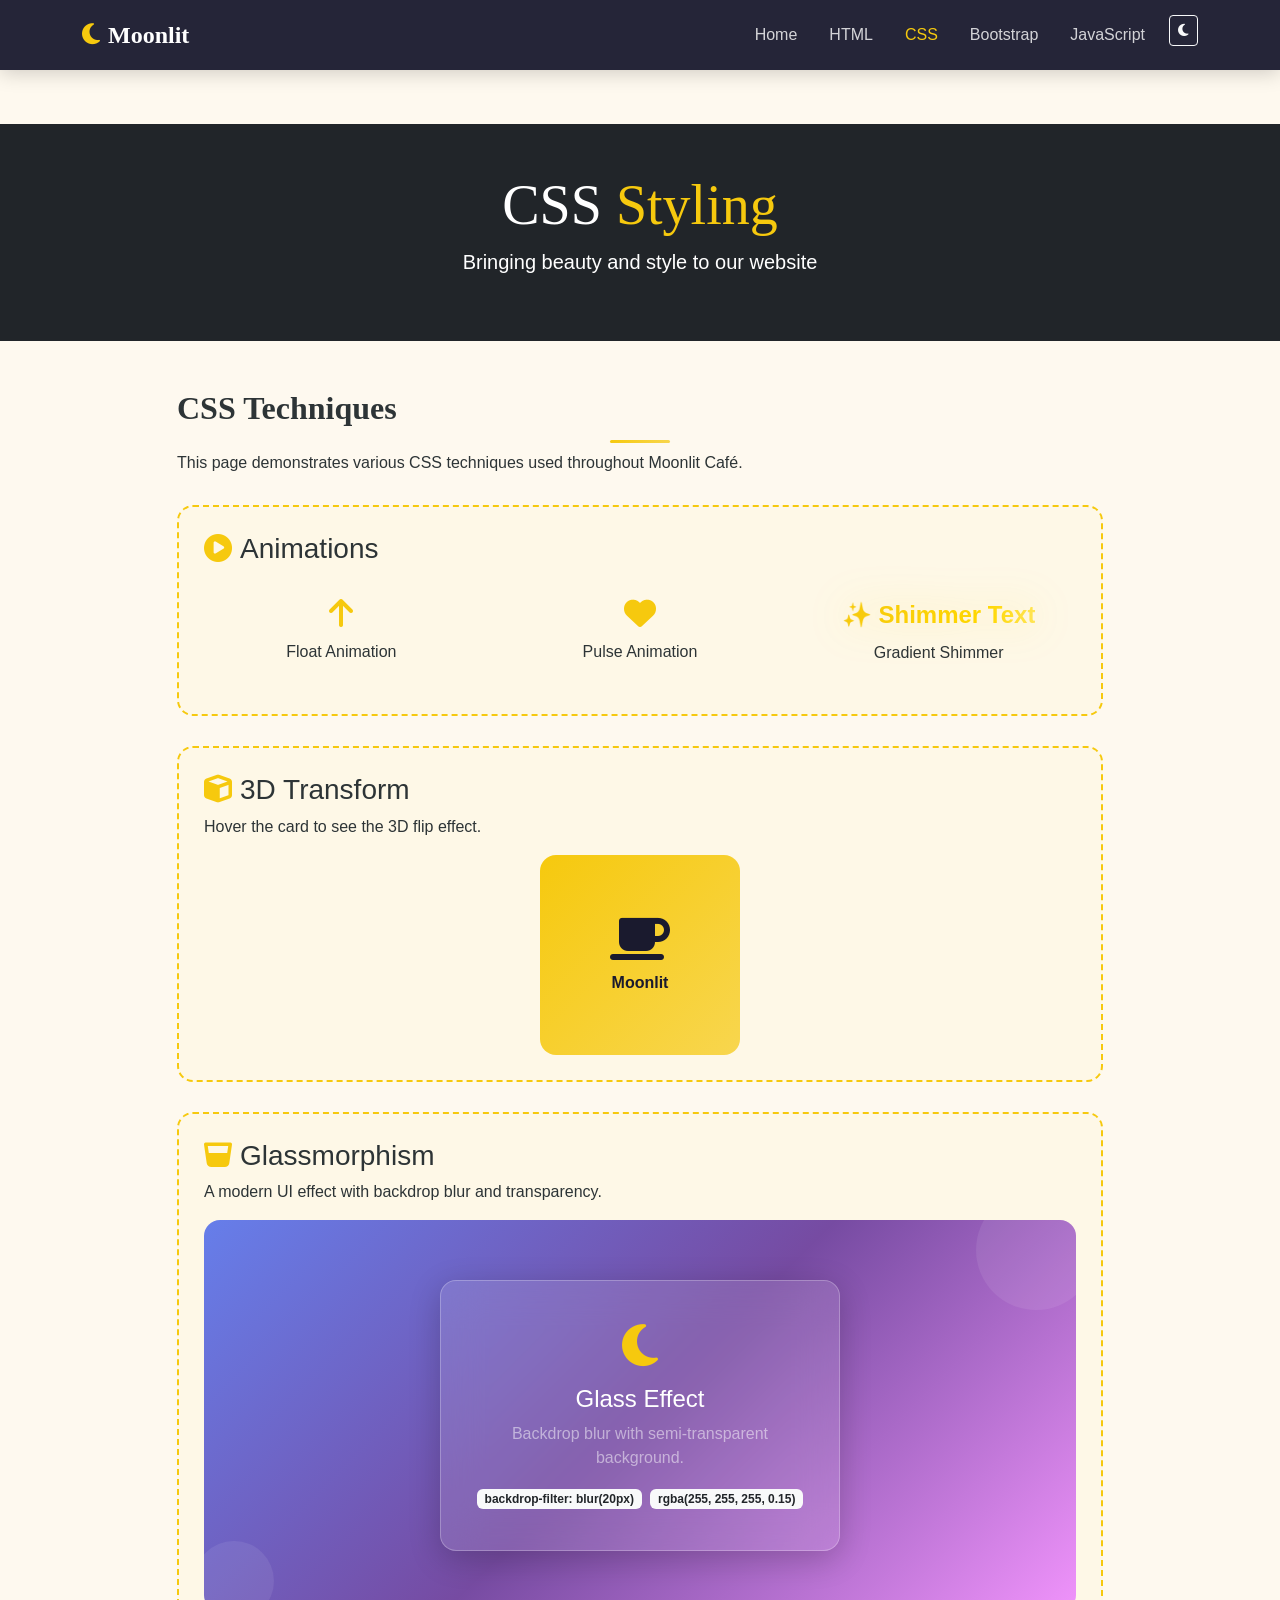
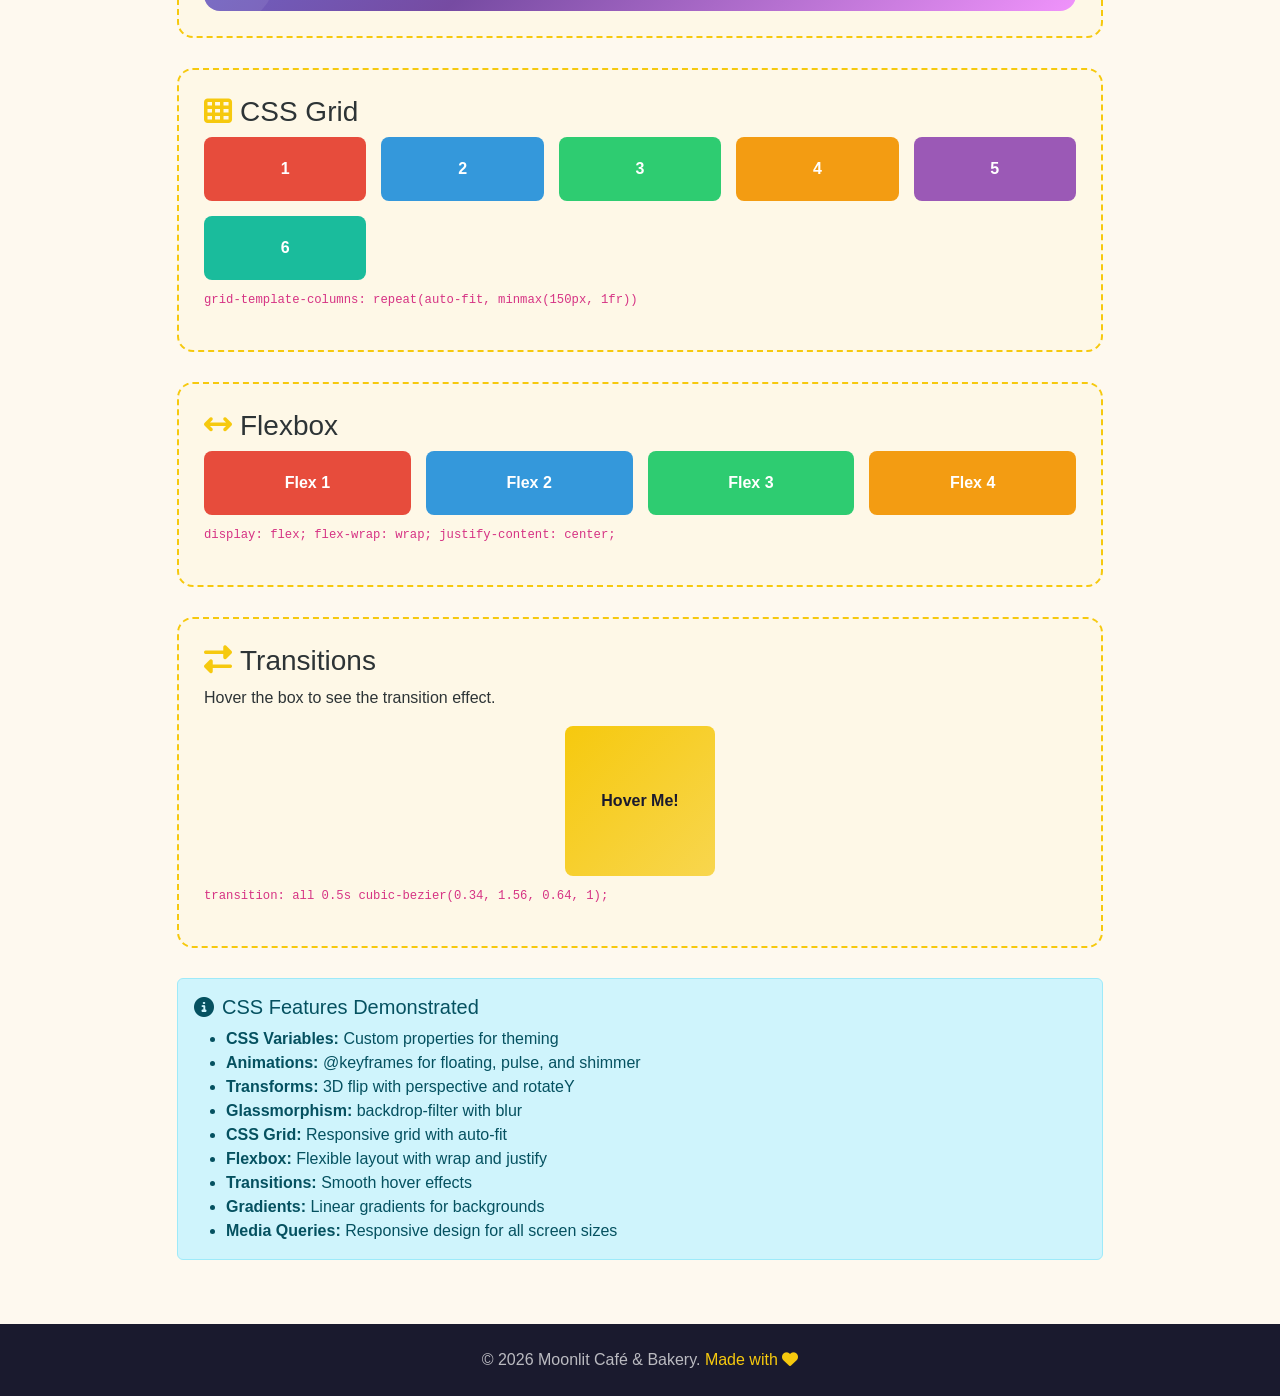
<file: css-demo.html>
<!DOCTYPE html>
<html lang="en">
<head>
    <meta charset="UTF-8">
    <meta name="viewport" content="width=device-width, initial-scale=1.0">
    <title>CSS Demo - Moonlit Café</title>
    <link href="https://cdn.jsdelivr.net/npm/bootstrap@5.3.2/dist/css/bootstrap.min.css" rel="stylesheet">
    <link rel="stylesheet" href="https://cdnjs.cloudflare.com/ajax/libs/font-awesome/6.5.1/css/all.min.css">
    <link href="https://fonts.googleapis.com/css2?family=Playfair+Display:wght@400;700;900&family=Inter:wght@300;400;500;600;700&display=swap%22 rel="stylesheet">
    <link href="assets/css/style.css" rel="stylesheet">
    <link href="assets/css/responsive.css" rel="stylesheet">
    <link href="assets/css/dark-mode.css" rel="stylesheet">
    <style>
        .css-demo-section {
            margin: 30px 0;
            padding: 25px;
            border-radius: var(--radius-md);
            background: rgba(246, 201, 14, 0.03);
            border: 2px dashed var(--color-gold);
        }
        body.dark-mode .css-demo-section {
            background: rgba(246, 201, 14, 0.03);
        }
       
        /* ANIMATION DEMO */
        .float-animation {
            animation: float 3s ease-in-out infinite;
        }
        .pulse-animation {
            animation: pulse 2s ease-in-out infinite;
            display: inline-block;
        }
        .shimmer-text {
            background: linear-gradient(90deg, #f6c90e, #ffd700, #ffffff, #ffd700, #f6c90e);
            background-size: 300% auto;
            -webkit-background-clip: text;
            -webkit-text-fill-color: transparent;
            animation: shimmer 3s linear infinite;
            display: inline-block;
            font-weight: 700;
            filter: drop-shadow(0 0 20px rgba(246,201,14, 0.3));
        }
       
        /* 3D FLIP CARD */
        .flip-card {
            perspective: 1000px;
            width: 200px;
            height: 200px;
            margin: 0 auto;
        }
        .flip-card-inner {
            position: relative;
            width: 100%;
            height: 100%;
            transition: transform 0.6s;
            transform-style: preserve-3d;
        }
        .flip-card:hover .flip-card-inner {
            transform: rotateY(180deg);
        }
        .flip-card-front,
        .flip-card-back {
            position: absolute;
            width: 100%;
            height: 100%;
            backface-visibility: hidden;
            border-radius: var(--radius-md);
            display: flex;
            align-items: center;
            justify-content: center;
            flex-direction: column;
            padding: 20px;
        }
        .flip-card-front {
            background: var(--gradient-gold);
            color: var(--color-dark);
        }
        .flip-card-back {
            background: var(--color-dark);
            color: white;
            transform: rotateY(180deg);
        }
       
        /* GLASSMORPHISM - ENHANCED */
        .glass-demo-wrapper {
            background: linear-gradient(135deg, #667eea 0%, #764ba2 50%, #f093fb 100%);
            padding: 60px 20px;
            border-radius: var(--radius-md);
            position: relative;
            overflow: hidden;
            min-height: 280px;
            display: flex;
            align-items: center;
            justify-content: center;
        }
        .glass-demo-wrapper .glass-bubble {
            position: absolute;
            border-radius: 50%;
            background: rgba(255, 255, 255, 0.08);
            pointer-events: none;
        }
        .glass-demo-wrapper .glass-bubble-1 {
            width: 120px;
            height: 120px;
            top: -30px;
            right: -20px;
        }
        .glass-demo-wrapper .glass-bubble-2 {
            width: 80px;
            height: 80px;
            bottom: -10px;
            left: -10px;
        }
        .glass-card {
            background: rgba(255, 255, 255, 0.12);
            backdrop-filter: blur(20px);
            -webkit-backdrop-filter: blur(20px);
            border: 1px solid rgba(255, 255, 255, 0.25);
            border-radius: var(--radius-md);
            padding: 40px 35px;
            box-shadow: 0 8px 32px rgba(0, 0, 0, 0.2);
            position: relative;
            z-index: 1;
            max-width: 400px;
            width: 100%;
            transition: all 0.3s cubic-bezier(0.4, 0, 0.2, 1);
        }
        .glass-card:hover {
            transform: translateY(-5px);
            box-shadow: 0 15px 45px rgba(0, 0, 0, 0.3);
            background: rgba(255, 255, 255, 0.18);
        }
        body.dark-mode .glass-demo-wrapper {
            background: linear-gradient(135deg, #0d0d1a 0%, #1a1a2e 50%, #2d2d44 100%);
        }
        body.dark-mode .glass-card {
            background: rgba(255, 255, 255, 0.05);
            border-color: rgba(255, 255, 255, 0.1);
        }
        body.dark-mode .glass-card:hover {
            background: rgba(255, 255, 255, 0.08);
        }
       
        /* GRID DEMO */
        .grid-demo {
            display: grid;
            grid-template-columns: repeat(auto-fit, minmax(150px, 1fr));
            gap: 15px;
        }
        .grid-demo .grid-item {
            padding: 20px;
            text-align: center;
            border-radius: var(--radius-sm);
            font-weight: 600;
            transition: var(--transition-smooth);
        }
        .grid-demo .grid-item:hover {
            transform: scale(1.05);
        }
       
        /* FLEX DEMO */
        .flex-demo {
            display: flex;
            flex-wrap: wrap;
            gap: 15px;
            justify-content: center;
        }
        .flex-demo .flex-item {
            padding: 20px 30px;
            border-radius: var(--radius-sm);
            font-weight: 600;
            transition: var(--transition-smooth);
            flex: 1;
            min-width: 100px;
            text-align: center;
        }
        .flex-demo .flex-item:hover {
            transform: translateY(-5px);
            box-shadow: var(--shadow-md);
        }
       
        /* TRANSITION DEMO */
        .transition-box {
            width: 150px;
            height: 150px;
            background: var(--gradient-gold);
            border-radius: var(--radius-sm);
            margin: 0 auto;
            transition: all 0.5s cubic-bezier(0.34, 1.56, 0.64, 1);
            display: flex;
            align-items: center;
            justify-content: center;
            color: var(--color-dark);
            font-weight: 600;
            cursor: pointer;
        }
        .transition-box:hover {
            transform: rotate(15deg) scale(1.1);
            box-shadow: 0 15px 40px rgba(246, 201, 14, 0.3);
            border-radius: 50%;
        }
    </style>
</head>
<body>
    <nav class="navbar navbar-expand-lg navbar-dark fixed-top custom-navbar">
        <div class="container">
            <a class="navbar-brand" href="index.html">
                <i class="fas fa-moon me-2"></i>Moonlit
            </a>
            <button class="navbar-toggler" type="button" data-bs-toggle="collapse" data-bs-target="#navbarNav">
                <span class="navbar-toggler-icon"></span>
            </button>
            <div class="collapse navbar-collapse" id="navbarNav">
                <ul class="navbar-nav ms-auto">
                    <li class="nav-item"><a class="nav-link" href="index.html">Home</a></li>
                    <li class="nav-item"><a class="nav-link" href="html-demo.html">HTML</a></li>
                    <li class="nav-item"><a class="nav-link active" href="css-demo.html">CSS</a></li>
                    <li class="nav-item"><a class="nav-link" href="bootstrap-demo.html">Bootstrap</a></li>
                    <li class="nav-item"><a class="nav-link" href="javascript-demo.html">JavaScript</a></li>
                    <li class="nav-item">
                        <button class="btn btn-outline-light btn-sm ms-2" id="darkModeToggle">
                            <i class="fas fa-moon"></i>
                        </button>
                    </li>
                </ul>
            </div>
        </div>
    </nav>
 
    <header class="bg-dark text-white py-5 mt-5">
        <div class="container text-center">
            <h1 class="display-4 playfair-font">CSS <span class="text-gold">Styling</span></h1>
            <p class="lead">Bringing beauty and style to our website</p>
        </div>
    </header>
 
    <main class="container py-5">
        <div class="row">
            <div class="col-lg-10 mx-auto">
                <h2 class="section-title">CSS Techniques</h2>
                <p>This page demonstrates various CSS techniques used throughout Moonlit Café.</p>
 
                <!-- Animations -->
                <div class="css-demo-section">
                    <h3><i class="fas fa-play-circle me-2 text-gold"></i>Animations</h3>
                    <div class="row g-4 text-center">
                        <div class="col-md-4">
                            <div class="p-4 bg-gold bg-opacity-10 rounded-3 float-animation">
                                <i class="fas fa-arrow-up fa-2x text-gold"></i>
                                <p class="mt-2 mb-0">Float Animation</p>
                            </div>
                        </div>
                        <div class="col-md-4">
                            <div class="p-4 bg-gold bg-opacity-10 rounded-3">
                                <i class="fas fa-heart fa-2x text-gold pulse-animation"></i>
                                <p class="mt-2 mb-0">Pulse Animation</p>
                            </div>
                        </div>
                        <div class="col-md-4">
                            <div class="p-4 bg-gold bg-opacity-10 rounded-3">
                                <span class="shimmer-text fs-4">✨ Shimmer Text</span>
                                <p class="mt-2 mb-0">Gradient Shimmer</p>
                            </div>
                        </div>
                    </div>
                </div>
 
                <!-- 3D Flip Card -->
                <div class="css-demo-section">
                    <h3><i class="fas fa-cube me-2 text-gold"></i>3D Transform</h3>
                    <p>Hover the card to see the 3D flip effect.</p>
                    <div class="flip-card">
                        <div class="flip-card-inner">
                            <div class="flip-card-front">
                                <i class="fas fa-mug-saucer fa-3x mb-2"></i>
                                <strong>Moonlit</strong>
                            </div>
                            <div class="flip-card-back">
                                <i class="fas fa-moon fa-3x mb-2"></i>
                                <small>✦ Made with love ✦</small>
                            </div>
                        </div>
                    </div>
                </div>
 
                <!-- Glassmorphism - ENHANCED -->
                <div class="css-demo-section">
                    <h3><i class="fas fa-glass-whiskey me-2 text-gold"></i>Glassmorphism</h3>
                    <p>A modern UI effect with backdrop blur and transparency.</p>
                    <div class="glass-demo-wrapper">
                        <div class="glass-bubble glass-bubble-1"></div>
                        <div class="glass-bubble glass-bubble-2"></div>
                        <div class="glass-card text-center">
                            <i class="fas fa-moon fa-3x text-gold mb-3"></i>
                            <h4 class="text-white">Glass Effect</h4>
                            <p class="text-white-50 mb-0">Backdrop blur with semi-transparent background.</p>
                            <div class="mt-3">
                                <span class="badge bg-light text-dark me-1">backdrop-filter: blur(20px)</span>
                                <span class="badge bg-light text-dark">rgba(255, 255, 255, 0.15)</span>
                            </div>
                        </div>
                    </div>
                </div>
 
                <!-- CSS Grid -->
                <div class="css-demo-section">
                    <h3><i class="fas fa-th me-2 text-gold"></i>CSS Grid</h3>
                    <div class="grid-demo">
                        <div class="grid-item" style="background: #e74c3c; color: white;">1</div>
                        <div class="grid-item" style="background: #3498db; color: white;">2</div>
                        <div class="grid-item" style="background: #2ecc71; color: white;">3</div>
                        <div class="grid-item" style="background: #f39c12; color: white;">4</div>
                        <div class="grid-item" style="background: #9b59b6; color: white;">5</div>
                        <div class="grid-item" style="background: #1abc9c; color: white;">6</div>
                    </div>
                    <p class="text-muted small mt-2"><code>grid-template-columns: repeat(auto-fit, minmax(150px, 1fr))</code></p>
                </div>
 
                <!-- Flexbox -->
                <div class="css-demo-section">
                    <h3><i class="fas fa-arrows-h me-2 text-gold"></i>Flexbox</h3>
                    <div class="flex-demo">
                        <div class="flex-item" style="background: #e74c3c; color: white;">Flex 1</div>
                        <div class="flex-item" style="background: #3498db; color: white;">Flex 2</div>
                        <div class="flex-item" style="background: #2ecc71; color: white;">Flex 3</div>
                        <div class="flex-item" style="background: #f39c12; color: white;">Flex 4</div>
                    </div>
                    <p class="text-muted small mt-2"><code>display: flex; flex-wrap: wrap; justify-content: center;</code></p>
                </div>
 
                <!-- Transitions -->
                <div class="css-demo-section">
                    <h3><i class="fas fa-exchange-alt me-2 text-gold"></i>Transitions</h3>
                    <p>Hover the box to see the transition effect.</p>
                    <div class="transition-box">
                        Hover Me!
                    </div>
                    <p class="text-muted small mt-2"><code>transition: all 0.5s cubic-bezier(0.34, 1.56, 0.64, 1);</code></p>
                </div>
 
                <!-- Features List -->
                <div class="alert alert-info mt-4">
                    <h5><i class="fas fa-info-circle me-2"></i>CSS Features Demonstrated</h5>
                    <ul class="mb-0">
                        <li><strong>CSS Variables:</strong> Custom properties for theming</li>
                        <li><strong>Animations:</strong> @keyframes for floating, pulse, and shimmer</li>
                        <li><strong>Transforms:</strong> 3D flip with perspective and rotateY</li>
                        <li><strong>Glassmorphism:</strong> backdrop-filter with blur</li>
                        <li><strong>CSS Grid:</strong> Responsive grid with auto-fit</li>
                        <li><strong>Flexbox:</strong> Flexible layout with wrap and justify</li>
                        <li><strong>Transitions:</strong> Smooth hover effects</li>
                        <li><strong>Gradients:</strong> Linear gradients for backgrounds</li>
                        <li><strong>Media Queries:</strong> Responsive design for all screen sizes</li>
                    </ul>
                </div>
            </div>
        </div>
    </main>
 
    <footer class="py-4">
        <div class="container text-center">
            <p class="mb-0">&copy; 2026 Moonlit Café & Bakery. <span class="text-gold">Made with <i class="fas fa-heart"></i></span></p>
        </div>
    </footer>
 

    <script src="https://cdn.jsdelivr.net/npm/bootstrap@5.3.2/dist/js/bootstrap.bundle.min.js"></script>
    <script src="assets/js/main.js"></script>
    <script src="assets/js/cart.js"></script>
    <script src="assets/js/form-validation.js"></script>
</body>
</html>
</file>
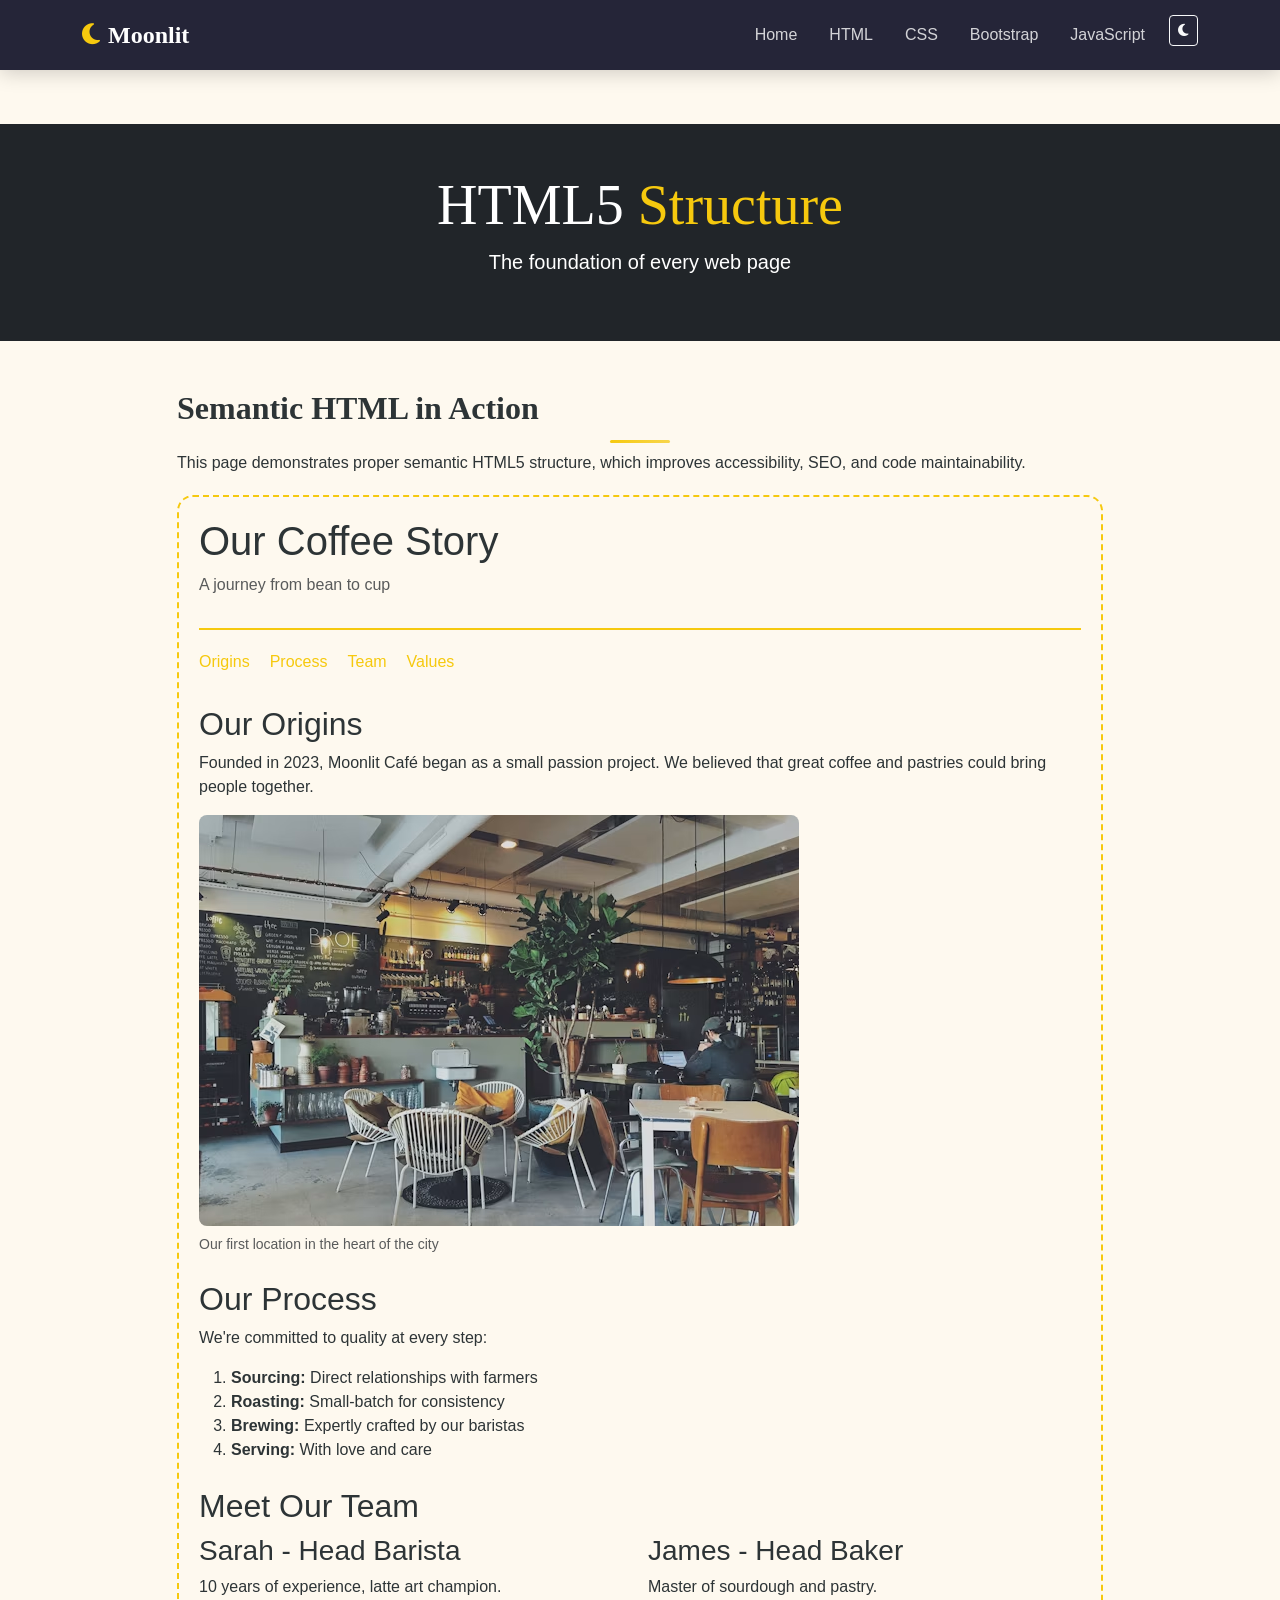
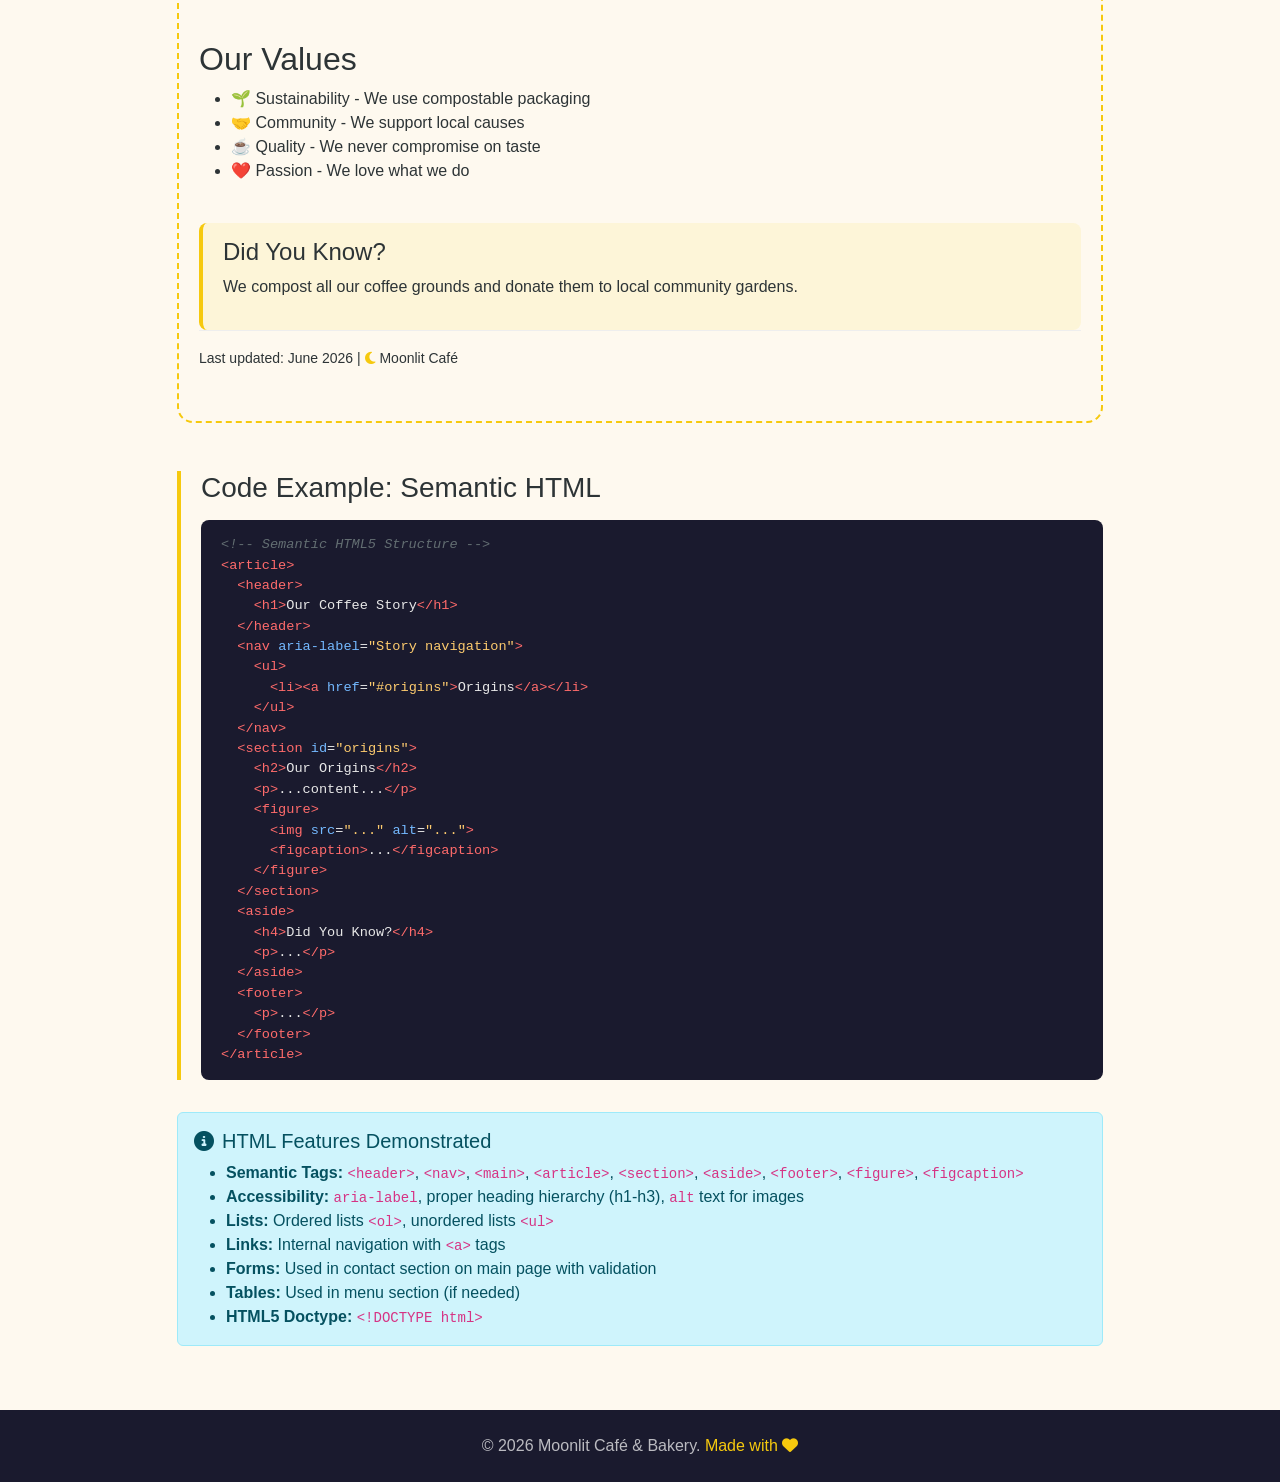
<file: html-demo.html>
<!DOCTYPE html>
<html lang="en">
<head>
    <meta charset="UTF-8">
    <meta name="viewport" content="width=device-width, initial-scale=1.0">
    <title>HTML Demo - Moonlit Café</title>
    <link href="https://cdn.jsdelivr.net/npm/bootstrap@5.3.2/dist/css/bootstrap.min.css" rel="stylesheet">
    <link rel="stylesheet" href="https://cdnjs.cloudflare.com/ajax/libs/font-awesome/6.5.1/css/all.min.css">
    <link href="https://fonts.googleapis.com/css2?family=Playfair+Display:wght@400;700;900&family=Inter:wght@300;400;500;600;700&display=swap%22 rel="stylesheet">
    <link href="assets/css/style.css" rel="stylesheet">
    <link href="assets/css/responsive.css" rel="stylesheet">
    <link href="assets/css/dark-mode.css" rel="stylesheet">
    <style>
        .demo-section {
            border-left: 4px solid var(--color-gold);
            padding-left: 20px;
            margin: 2rem 0;
        }
        .code-block {
            background: #1a1a2e;
            color: #e8e8e8;
            padding: 15px 20px;
            border-radius: 8px;
            font-family: 'Courier New', monospace;
            font-size: 0.85rem;
            overflow-x: auto;
            margin: 1rem 0;
        }
        .code-block .tag { color: #ff6b6b; }
        .code-block .attr { color: #74b9ff; }
        .code-block .value { color: #fdcb6e; }
        .code-block .comment { color: #636e72; font-style: italic; }
        .code-block .string { color: #55efc4; }
        .semantic-demo {
            border: 2px dashed var(--color-gold);
            padding: 20px;
            border-radius: var(--radius-md);
            margin: 20px 0;
        }
        .semantic-demo header {
            border-bottom: 2px solid var(--color-gold);
            padding-bottom: 15px;
            margin-bottom: 20px;
        }
        .semantic-demo nav ul {
            list-style: none;
            padding: 0;
            display: flex;
            gap: 20px;
            flex-wrap: wrap;
        }
        .semantic-demo nav ul li a {
            color: var(--color-gold);
            text-decoration: none;
            font-weight: 500;
        }
        .semantic-demo article {
            padding: 15px 0;
        }
        .semantic-demo section {
            margin-bottom: 25px;
        }
        .semantic-demo aside {
            background: rgba(246, 201, 14, 0.1);
            padding: 15px 20px;
            border-radius: var(--radius-sm);
            border-left: 4px solid var(--color-gold);
        }
        .semantic-demo footer {
            background: transparent !important;
            padding: 15px 0 !important;
            color: var(--color-text) !important;
            border-top: 1px solid #eee;
        }
        body.dark-mode .semantic-demo footer {
            border-top-color: rgba(255,255,255,0.1);
        }
        body.dark-mode .semantic-demo aside {
            background: rgba(246, 201, 14, 0.05);
        }
    </style>
</head>
<body>
    <nav class="navbar navbar-expand-lg navbar-dark fixed-top custom-navbar">
        <div class="container">
            <a class="navbar-brand" href="index.html">
                <i class="fas fa-moon me-2"></i>Moonlit
            </a>
            <button class="navbar-toggler" type="button" data-bs-toggle="collapse" data-bs-target="#navbarNav">
                <span class="navbar-toggler-icon"></span>
            </button>
            <div class="collapse navbar-collapse" id="navbarNav">
                <ul class="navbar-nav ms-auto">
                    <li class="nav-item"><a class="nav-link" href="index.html">Home</a></li>
                    <li class="nav-item"><a class="nav-link active" href="html-demo.html">HTML</a></li>
                    <li class="nav-item"><a class="nav-link" href="css-demo.html">CSS</a></li>
                    <li class="nav-item"><a class="nav-link" href="bootstrap-demo.html">Bootstrap</a></li>
                    <li class="nav-item"><a class="nav-link" href="javascript-demo.html">JavaScript</a></li>
                    <li class="nav-item">
                        <button class="btn btn-outline-light btn-sm ms-2" id="darkModeToggle">
                            <i class="fas fa-moon"></i>
                        </button>
                    </li>
                </ul>
            </div>
        </div>
    </nav>
 
    <header class="bg-dark text-white py-5 mt-5">
        <div class="container text-center">
            <h1 class="display-4 playfair-font">HTML5 <span class="text-gold">Structure</span></h1>
            <p class="lead">The foundation of every web page</p>
        </div>
    </header>
 
    <main class="container py-5">
        <div class="row">
            <div class="col-lg-10 mx-auto">
                <h2 class="section-title">Semantic HTML in Action</h2>
                <p>This page demonstrates proper semantic HTML5 structure, which improves accessibility, SEO, and code maintainability.</p>
 
                <!-- Semantic HTML Demo -->
                <div class="semantic-demo">
                    <header>
                        <h1>Our Coffee Story</h1>
                        <p class="text-muted">A journey from bean to cup</p>
                    </header>
 
                    <nav aria-label="Story navigation">
                        <ul>
                            <li><a href="#origins">Origins</a></li>
                            <li><a href="#process">Process</a></li>
                            <li><a href="#team">Team</a></li>
                            <li><a href="#values">Values</a></li>
                        </ul>
                    </nav>
 
                    <article>
                        <section id="origins">
                            <h2>Our Origins</h2>
                            <p>Founded in 2023, Moonlit Café began as a small passion project. We believed that great coffee and pastries could bring people together.</p>
                            <figure class="my-3">
                                <img src="assets/images/about-cafe.jpg"
                                     alt="Our first café location" class="img-fluid rounded-3">
                                <figcaption class="text-muted small mt-2">Our first location in the heart of the city</figcaption>
                            </figure>
                        </section>
 
                        <section id="process">
                            <h2>Our Process</h2>
                            <p>We're committed to quality at every step:</p>
                            <ol>
                                <li><strong>Sourcing:</strong> Direct relationships with farmers</li>
                                <li><strong>Roasting:</strong> Small-batch for consistency</li>
                                <li><strong>Brewing:</strong> Expertly crafted by our baristas</li>
                                <li><strong>Serving:</strong> With love and care</li>
                            </ol>
                        </section>
 
                        <section id="team">
                            <h2>Meet Our Team</h2>
                            <div class="row g-3">
                                <div class="col-md-6">
                                    <h3>Sarah - Head Barista</h3>
                                    <p>10 years of experience, latte art champion.</p>
                                </div>
                                <div class="col-md-6">
                                    <h3>James - Head Baker</h3>
                                    <p>Master of sourdough and pastry.</p>
                                </div>
                            </div>
                        </section>
 
                        <section id="values">
                            <h2>Our Values</h2>
                            <ul>
                                <li>🌱 Sustainability - We use compostable packaging</li>
                                <li>🤝 Community - We support local causes</li>
                                <li>☕ Quality - We never compromise on taste</li>
                                <li>❤️ Passion - We love what we do</li>
                            </ul>
                        </section>
                    </article>
 
                    <aside>
                        <h4>Did You Know?</h4>
                        <p>We compost all our coffee grounds and donate them to local community gardens.</p>
                    </aside>
 
                    <footer>
                        <p><small>Last updated: June 2026 | <i class="fas fa-moon text-gold"></i> Moonlit Café</small></p>
                    </footer>
                </div>
 
                <!-- Code Example -->
                <div class="demo-section mt-5">
                    <h3>Code Example: Semantic HTML</h3>
                    <div class="code-block">
                        <span class="comment">&lt;!-- Semantic HTML5 Structure --&gt;</span><br>
                        <span class="tag">&lt;article&gt;</span><br>
                        &nbsp;&nbsp;<span class="tag">&lt;header&gt;</span><br>
                        &nbsp;&nbsp;&nbsp;&nbsp;<span class="tag">&lt;h1&gt;</span>Our Coffee Story<span class="tag">&lt;/h1&gt;</span><br>
                        &nbsp;&nbsp;<span class="tag">&lt;/header&gt;</span><br>
                        &nbsp;&nbsp;<span class="tag">&lt;nav</span> <span class="attr">aria-label</span>=<span class="value">"Story navigation"</span><span class="tag">&gt;</span><br>
                        &nbsp;&nbsp;&nbsp;&nbsp;<span class="tag">&lt;ul&gt;</span><br>
                        &nbsp;&nbsp;&nbsp;&nbsp;&nbsp;&nbsp;<span class="tag">&lt;li&gt;&lt;a</span> <span class="attr">href</span>=<span class="value">"#origins"</span><span class="tag">&gt;</span>Origins<span class="tag">&lt;/a&gt;&lt;/li&gt;</span><br>
                        &nbsp;&nbsp;&nbsp;&nbsp;<span class="tag">&lt;/ul&gt;</span><br>
                        &nbsp;&nbsp;<span class="tag">&lt;/nav&gt;</span><br>
                        &nbsp;&nbsp;<span class="tag">&lt;section</span> <span class="attr">id</span>=<span class="value">"origins"</span><span class="tag">&gt;</span><br>
                        &nbsp;&nbsp;&nbsp;&nbsp;<span class="tag">&lt;h2&gt;</span>Our Origins<span class="tag">&lt;/h2&gt;</span><br>
                        &nbsp;&nbsp;&nbsp;&nbsp;<span class="tag">&lt;p&gt;</span>...content...<span class="tag">&lt;/p&gt;</span><br>
                        &nbsp;&nbsp;&nbsp;&nbsp;<span class="tag">&lt;figure&gt;</span><br>
                        &nbsp;&nbsp;&nbsp;&nbsp;&nbsp;&nbsp;<span class="tag">&lt;img</span> <span class="attr">src</span>=<span class="value">"..."</span> <span class="attr">alt</span>=<span class="value">"..."</span><span class="tag">&gt;</span><br>
                        &nbsp;&nbsp;&nbsp;&nbsp;&nbsp;&nbsp;<span class="tag">&lt;figcaption&gt;</span>...<span class="tag">&lt;/figcaption&gt;</span><br>
                        &nbsp;&nbsp;&nbsp;&nbsp;<span class="tag">&lt;/figure&gt;</span><br>
                        &nbsp;&nbsp;<span class="tag">&lt;/section&gt;</span><br>
                        &nbsp;&nbsp;<span class="tag">&lt;aside&gt;</span><br>
                        &nbsp;&nbsp;&nbsp;&nbsp;<span class="tag">&lt;h4&gt;</span>Did You Know?<span class="tag">&lt;/h4&gt;</span><br>
                        &nbsp;&nbsp;&nbsp;&nbsp;<span class="tag">&lt;p&gt;</span>...<span class="tag">&lt;/p&gt;</span><br>
                        &nbsp;&nbsp;<span class="tag">&lt;/aside&gt;</span><br>
                        &nbsp;&nbsp;<span class="tag">&lt;footer&gt;</span><br>
                        &nbsp;&nbsp;&nbsp;&nbsp;<span class="tag">&lt;p&gt;</span>...<span class="tag">&lt;/p&gt;</span><br>
                        &nbsp;&nbsp;<span class="tag">&lt;/footer&gt;</span><br>
                        <span class="tag">&lt;/article&gt;</span>
                    </div>
                </div>
 
                <!-- Features List -->
                <div class="alert alert-info mt-4">
                    <h5><i class="fas fa-info-circle me-2"></i>HTML Features Demonstrated</h5>
                    <ul class="mb-0">
                        <li><strong>Semantic Tags:</strong> <code>&lt;header&gt;</code>, <code>&lt;nav&gt;</code>, <code>&lt;main&gt;</code>, <code>&lt;article&gt;</code>, <code>&lt;section&gt;</code>, <code>&lt;aside&gt;</code>, <code>&lt;footer&gt;</code>, <code>&lt;figure&gt;</code>, <code>&lt;figcaption&gt;</code></li>
                        <li><strong>Accessibility:</strong> <code>aria-label</code>, proper heading hierarchy (h1-h3), <code>alt</code> text for images</li>
                        <li><strong>Lists:</strong> Ordered lists <code>&lt;ol&gt;</code>, unordered lists <code>&lt;ul&gt;</code></li>
                        <li><strong>Links:</strong> Internal navigation with <code>&lt;a&gt;</code> tags</li>
                        <li><strong>Forms:</strong> Used in contact section on main page with validation</li>
                        <li><strong>Tables:</strong> Used in menu section (if needed)</li>
                        <li><strong>HTML5 Doctype:</strong> <code>&lt;!DOCTYPE html&gt;</code></li>
                    </ul>
                </div>
            </div>
        </div>
    </main>
 
    <footer class="py-4">
        <div class="container text-center">
            <p class="mb-0">&copy; 2026 Moonlit Café & Bakery. <span class="text-gold">Made with <i class="fas fa-heart"></i></span></p>
        </div>
    </footer>
 
<script src="https://cdn.jsdelivr.net/npm/bootstrap@5.3.2/dist/js/bootstrap.bundle.min.js"></script>
<script src="assets/js/main.js"></script>
<script src="assets/js/cart.js"></script>
<script src="assets/js/form-validation.js"></script>
</body>
</html>
</file>
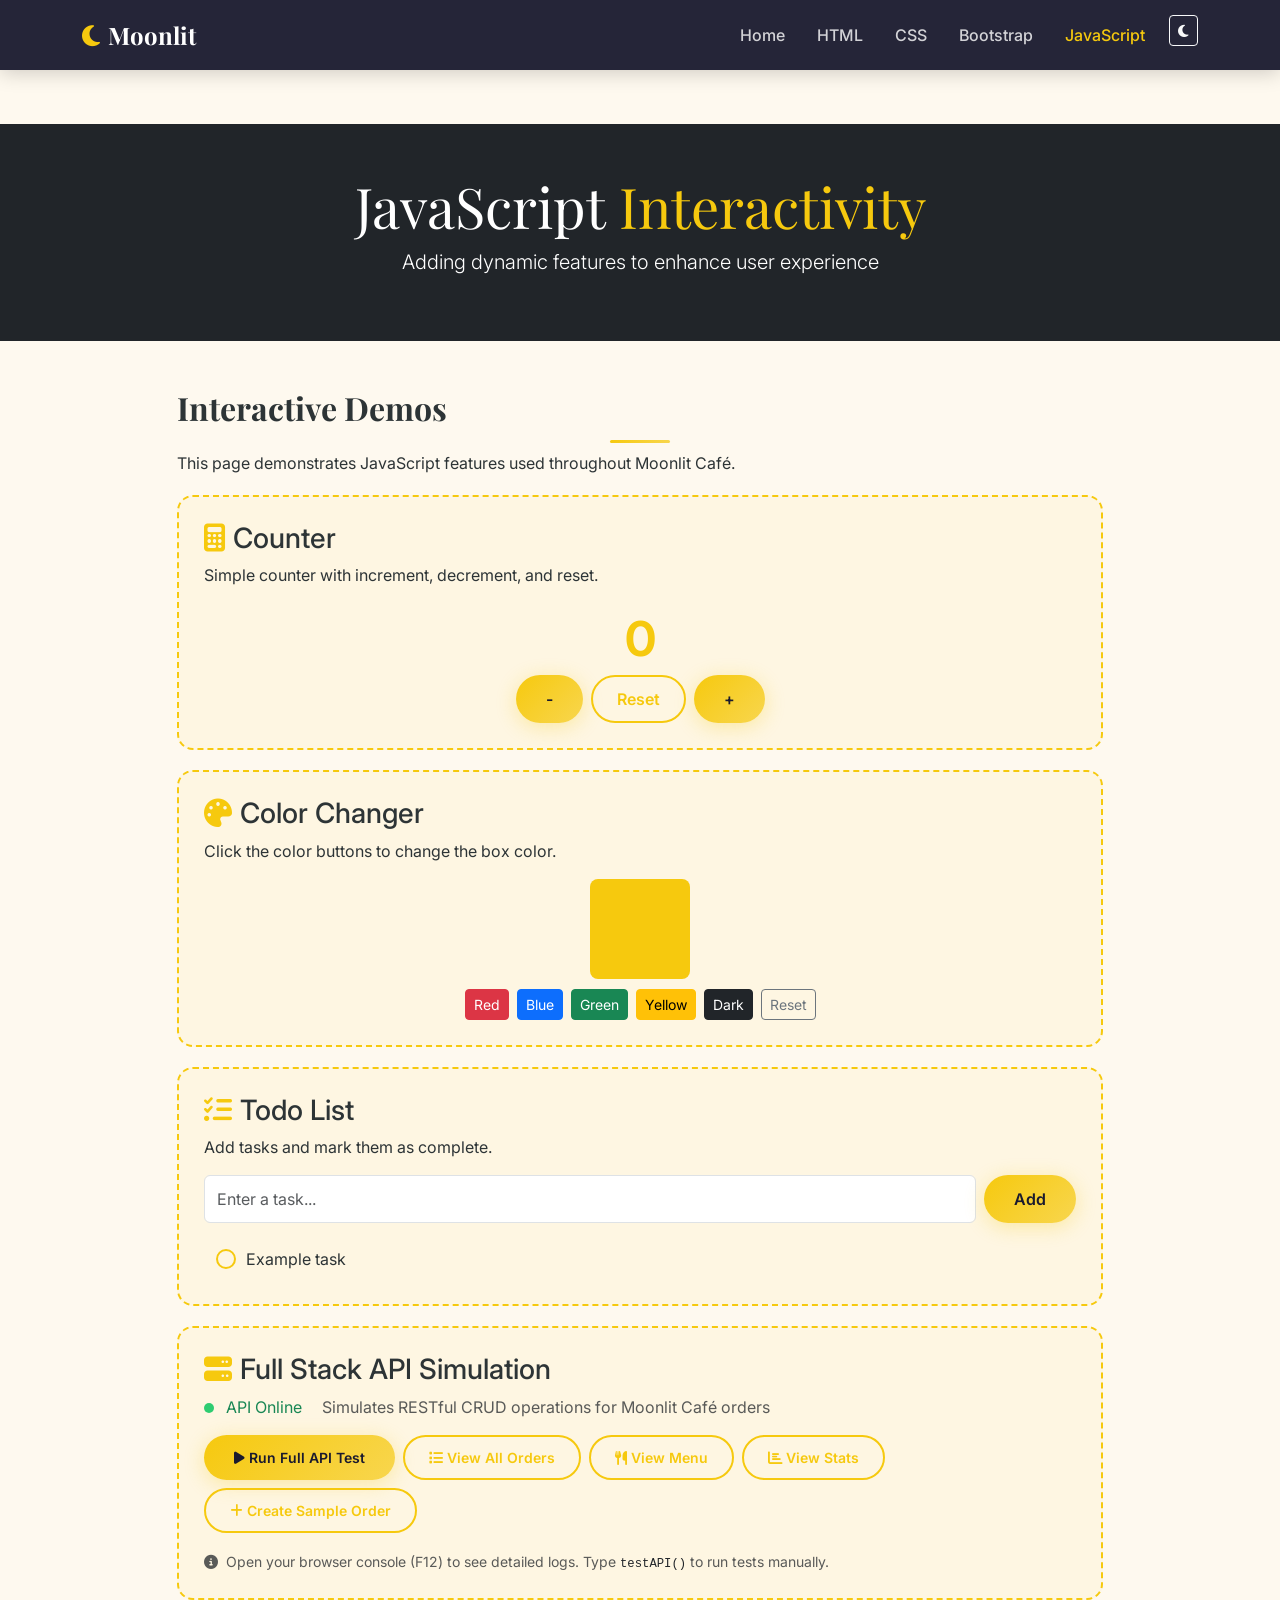
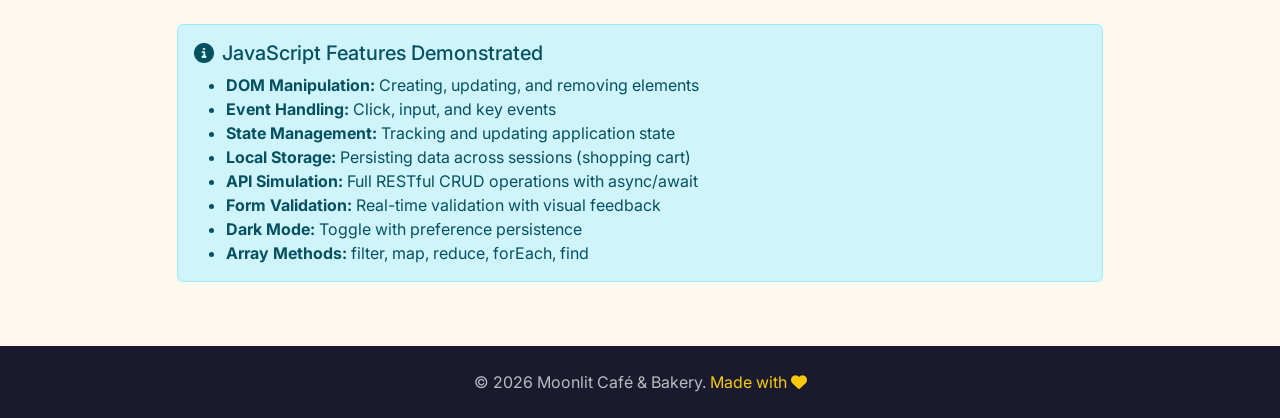
<file: javascript-demo.html>
<!DOCTYPE html>
<html lang="en">
<head>
    <meta charset="UTF-8">
    <meta name="viewport" content="width=device-width, initial-scale=1.0">
    <title>JavaScript Demo - Moonlit Café</title>
    <link href="https://cdn.jsdelivr.net/npm/bootstrap@5.3.2/dist/css/bootstrap.min.css" rel="stylesheet">
    <link rel="stylesheet" href="https://cdnjs.cloudflare.com/ajax/libs/font-awesome/6.5.1/css/all.min.css">
    <link href="https://fonts.googleapis.com/css2?family=Playfair+Display:wght@400;700;900&family=Inter:wght@300;400;500;600;700&display=swap" rel="stylesheet">
    <link href="assets/css/style.css" rel="stylesheet">
    <link href="assets/css/responsive.css" rel="stylesheet">
    <link href="assets/css/dark-mode.css" rel="stylesheet">
    <style>
        .js-demo-box {
            background: rgba(246, 201, 14, 0.05);
            border: 2px dashed var(--color-gold);
            border-radius: var(--radius-md);
            padding: 25px;
            margin: 20px 0;
        }
        body.dark-mode .js-demo-box {
            background: rgba(246, 201, 14, 0.03);
        }
        .color-box {
            width: 100px;
            height: 100px;
            border-radius: var(--radius-sm);
            transition: all 0.3s ease;
            margin: 10px auto;
        }
        .counter-display {
            font-size: 3rem;
            font-weight: 700;
            color: var(--color-gold);
        }
        .task-item {
            display: flex;
            align-items: center;
            gap: 10px;
            padding: 8px 12px;
            border-radius: var(--radius-sm);
            transition: var(--transition-smooth);
            cursor: pointer;
        }
        .task-item:hover {
            background: rgba(246, 201, 14, 0.1);
        }
        .task-item.completed {
            text-decoration: line-through;
            opacity: 0.6;
        }
        .task-item .task-check {
            width: 20px;
            height: 20px;
            border-radius: 50%;
            border: 2px solid var(--color-gold);
            cursor: pointer;
            transition: var(--transition-smooth);
            flex-shrink: 0;
        }
        .task-item.completed .task-check {
            background: var(--color-gold);
            position: relative;
        }
        .task-item.completed .task-check::after {
            content: '✓';
            position: absolute;
            top: 50%;
            left: 50%;
            transform: translate(-50%, -50%);
            color: var(--color-dark);
            font-size: 12px;
            font-weight: 700;
        }
        #apiResponse {
            max-height: 300px;
            overflow-y: auto;
        }
        .api-status-dot {
            display: inline-block;
            width: 10px;
            height: 10px;
            border-radius: 50%;
            margin-right: 8px;
        }
        .api-status-dot.online {
            background: #2ecc71;
        }
        .api-status-dot.offline {
            background: #e74c3c;
        }
    </style>
</head>
<body>
    <nav class="navbar navbar-expand-lg navbar-dark fixed-top custom-navbar">
        <div class="container">
            <a class="navbar-brand" href="index.html">
                <i class="fas fa-moon me-2"></i>Moonlit
            </a>
            <button class="navbar-toggler" type="button" data-bs-toggle="collapse" data-bs-target="#navbarNav">
                <span class="navbar-toggler-icon"></span>
            </button>
            <div class="collapse navbar-collapse" id="navbarNav">
                <ul class="navbar-nav ms-auto">
                    <li class="nav-item"><a class="nav-link" href="index.html">Home</a></li>
                    <li class="nav-item"><a class="nav-link" href="html-demo.html">HTML</a></li>
                    <li class="nav-item"><a class="nav-link" href="css-demo.html">CSS</a></li>
                    <li class="nav-item"><a class="nav-link" href="bootstrap-demo.html">Bootstrap</a></li>
                    <li class="nav-item"><a class="nav-link active" href="javascript-demo.html">JavaScript</a></li>
                    <li class="nav-item">
                        <button class="btn btn-outline-light btn-sm ms-2" id="darkModeToggle">
                            <i class="fas fa-moon"></i>
                        </button>
                    </li>
                </ul>
            </div>
        </div>
    </nav>

    <header class="bg-dark text-white py-5 mt-5">
        <div class="container text-center">
            <h1 class="display-4 playfair-font">JavaScript <span class="text-gold">Interactivity</span></h1>
            <p class="lead">Adding dynamic features to enhance user experience</p>
        </div>
    </header>

    <main class="container py-5">
        <div class="row">
            <div class="col-lg-10 mx-auto">
                <h2 class="section-title">Interactive Demos</h2>
                <p>This page demonstrates JavaScript features used throughout Moonlit Café.</p>

                <!-- ========================================== -->
                <!-- 1. COUNTER DEMO                           -->
                <!-- ========================================== -->
                <div class="js-demo-box">
                    <h3><i class="fas fa-calculator me-2 text-gold"></i>Counter</h3>
                    <p>Simple counter with increment, decrement, and reset.</p>
                    <div class="text-center">
                        <div class="counter-display" id="counterDisplay">0</div>
                        <div class="d-flex justify-content-center gap-2 flex-wrap">
                            <button class="btn btn-gold" id="counterDec">-</button>
                            <button class="btn btn-outline-gold" id="counterReset">Reset</button>
                            <button class="btn btn-gold" id="counterInc">+</button>
                        </div>
                    </div>
                </div>

                <!-- ========================================== -->
                <!-- 2. COLOR CHANGER DEMO                    -->
                <!-- ========================================== -->
                <div class="js-demo-box">
                    <h3><i class="fas fa-palette me-2 text-gold"></i>Color Changer</h3>
                    <p>Click the color buttons to change the box color.</p>
                    <div class="text-center">
                        <div class="color-box" id="colorBox" style="background: var(--color-gold);"></div>
                        <div class="d-flex justify-content-center gap-2 flex-wrap">
                            <button class="btn btn-sm btn-danger" data-color="#e74c3c">Red</button>
                            <button class="btn btn-sm btn-primary" data-color="#3498db">Blue</button>
                            <button class="btn btn-sm btn-success" data-color="#2ecc71">Green</button>
                            <button class="btn btn-sm btn-warning" data-color="#f1c40f">Yellow</button>
                            <button class="btn btn-sm btn-dark" data-color="#2c3e50">Dark</button>
                            <button class="btn btn-sm btn-outline-secondary" data-color="#f8f9fa">Reset</button>
                        </div>
                    </div>
                </div>

                <!-- ========================================== -->
                <!-- 3. TODO LIST DEMO                        -->
                <!-- ========================================== -->
                <div class="js-demo-box">
                    <h3><i class="fas fa-tasks me-2 text-gold"></i>Todo List</h3>
                    <p>Add tasks and mark them as complete.</p>
                    <div class="d-flex gap-2 mb-3">
                        <input type="text" class="form-control" id="todoInput" placeholder="Enter a task...">
                        <button class="btn btn-gold" id="todoAdd">Add</button>
                    </div>
                    <div id="todoList" class="d-flex flex-column gap-2">
                        <div class="task-item">
                            <div class="task-check"></div>
                            <span>Example task</span>
                        </div>
                    </div>
                </div>

                <!-- ========================================== -->
                <!-- 4. API SIMULATION DEMO (NEW)              -->
                <!-- ========================================== -->
                <div class="js-demo-box">
                    <h3><i class="fas fa-server me-2 text-gold"></i>Full Stack API Simulation</h3>
                    <p>
                        <span class="api-status-dot online"></span>
                        <span class="text-success">API Online</span>
                        <span class="text-muted ms-3">Simulates RESTful CRUD operations for Moonlit Café orders</span>
                    </p>
                    
                    <div class="d-flex flex-wrap gap-2 mb-3">
                        <button class="btn btn-gold btn-sm" id="apiTestBtn">
                            <i class="fas fa-play me-1"></i>Run Full API Test
                        </button>
                        <button class="btn btn-outline-gold btn-sm" id="apiOrdersBtn">
                            <i class="fas fa-list me-1"></i>View All Orders
                        </button>
                        <button class="btn btn-outline-gold btn-sm" id="apiProductsBtn">
                            <i class="fas fa-utensils me-1"></i>View Menu
                        </button>
                        <button class="btn btn-outline-gold btn-sm" id="apiStatsBtn">
                            <i class="fas fa-chart-bar me-1"></i>View Stats
                        </button>
                        <button class="btn btn-outline-gold btn-sm" id="apiCreateOrderBtn">
                            <i class="fas fa-plus me-1"></i>Create Sample Order
                        </button>
                    </div>
                    
                    <div id="apiResult" class="mt-3 p-3 bg-dark text-white rounded-3 d-none">
                        <div class="d-flex justify-content-between align-items-center mb-2">
                            <small class="text-muted">
                                <i class="fas fa-clock me-1"></i>
                                <span id="apiTimestamp">Response</span>
                            </small>
                            <button class="btn btn-sm btn-outline-secondary" id="apiClearBtn">
                                <i class="fas fa-times"></i> Clear
                            </button>
                        </div>
                        <pre id="apiResponse" style="margin: 0; color: #55efc4; font-size: 0.85rem; white-space: pre-wrap;"></pre>
                    </div>
                    
                    <div class="mt-3">
                        <small class="text-muted">
                            <i class="fas fa-info-circle me-1"></i>
                            Open your browser console (F12) to see detailed logs. 
                            Type <code class="text-dark">testAPI()</code> to run tests manually.
                        </small>
                    </div>
                </div>

                <!-- ========================================== -->
                <!-- 5. FEATURES SUMMARY                       -->
                <!-- ========================================== -->
                <div class="alert alert-info mt-4">
                    <h5><i class="fas fa-info-circle me-2"></i>JavaScript Features Demonstrated</h5>
                    <ul class="mb-0">
                        <li><strong>DOM Manipulation:</strong> Creating, updating, and removing elements</li>
                        <li><strong>Event Handling:</strong> Click, input, and key events</li>
                        <li><strong>State Management:</strong> Tracking and updating application state</li>
                        <li><strong>Local Storage:</strong> Persisting data across sessions (shopping cart)</li>
                        <li><strong>API Simulation:</strong> Full RESTful CRUD operations with async/await</li>
                        <li><strong>Form Validation:</strong> Real-time validation with visual feedback</li>
                        <li><strong>Dark Mode:</strong> Toggle with preference persistence</li>
                        <li><strong>Array Methods:</strong> filter, map, reduce, forEach, find</li>
                    </ul>
                </div>
            </div>
        </div>
    </main>

    <footer class="py-4">
        <div class="container text-center">
            <p class="mb-0">&copy; 2026 Moonlit Café & Bakery. <span class="text-gold">Made with <i class="fas fa-heart"></i></span></p>
        </div>
    </footer>

    <!-- ========================================== -->
    <!-- SCRIPTS                                    -->
    <!-- ========================================== -->
    <script src="https://cdn.jsdelivr.net/npm/bootstrap@5.3.2/dist/js/bootstrap.bundle.min.js"></script>
    <script src="assets/js/main.js"></script>
    <script src="assets/js/api-simulation.js"></script>
    
    <script>
    /**
     * ==========================================
     * JAVASCRIPT DEMO - Interactive Features
     * ==========================================
     */
    document.addEventListener('DOMContentLoaded', function() {
        
        // ==========================================
        // 1. COUNTER
        // ==========================================
        let counter = 0;
        const counterDisplay = document.getElementById('counterDisplay');
        const counterInc = document.getElementById('counterInc');
        const counterDec = document.getElementById('counterDec');
        const counterReset = document.getElementById('counterReset');
        
        function updateCounter() {
            counterDisplay.textContent = counter;
            counterDisplay.style.color = counter > 0 ? '#2ecc71' : counter < 0 ? '#e74c3c' : 'var(--color-gold)';
        }
        
        if (counterInc) counterInc.addEventListener('click', () => { counter++; updateCounter(); });
        if (counterDec) counterDec.addEventListener('click', () => { counter--; updateCounter(); });
        if (counterReset) counterReset.addEventListener('click', () => { counter = 0; updateCounter(); });
        
        // ==========================================
        // 2. COLOR CHANGER
        // ==========================================
        const colorBox = document.getElementById('colorBox');
        document.querySelectorAll('[data-color]').forEach(btn => {
            btn.addEventListener('click', function() {
                const color = this.dataset.color;
                colorBox.style.background = color;
            });
        });
        
        // ==========================================
        // 3. TODO LIST
        // ==========================================
        const todoInput = document.getElementById('todoInput');
        const todoAdd = document.getElementById('todoAdd');
        const todoList = document.getElementById('todoList');
        
        function addTodo(text) {
            if (!text.trim()) return;
            
            const div = document.createElement('div');
            div.className = 'task-item';
            div.innerHTML = `
                <div class="task-check" onclick="toggleTodo(this)"></div>
                <span>${text.trim()}</span>
            `;
            
            todoList.appendChild(div);
            todoInput.value = '';
            todoInput.focus();
        }
        
        window.toggleTodo = function(element) {
            const item = element.closest('.task-item');
            item.classList.toggle('completed');
        };
        
        if (todoAdd) {
            todoAdd.addEventListener('click', () => addTodo(todoInput.value));
            todoInput.addEventListener('keypress', (e) => {
                if (e.key === 'Enter') addTodo(todoInput.value);
            });
        }
        
        // ==========================================
        // 4. API SIMULATION
        // ==========================================
        const apiResult = document.getElementById('apiResult');
        const apiResponse = document.getElementById('apiResponse');
        const apiTimestamp = document.getElementById('apiTimestamp');
        const apiClearBtn = document.getElementById('apiClearBtn');
        
        function showAPIResult(data) {
            apiResponse.textContent = JSON.stringify(data, null, 2);
            apiTimestamp.textContent = new Date().toLocaleString();
            apiResult.classList.remove('d-none');
            apiResult.style.animation = 'fadeIn 0.5s ease';
        }
        
        if (apiClearBtn) {
            apiClearBtn.addEventListener('click', () => {
                apiResult.classList.add('d-none');
                apiResponse.textContent = '';
            });
        }
        
        // API Test Button
        const apiTestBtn = document.getElementById('apiTestBtn');
        if (apiTestBtn) {
            apiTestBtn.addEventListener('click', async function() {
                const originalText = this.innerHTML;
                this.innerHTML = '<i class="fas fa-spinner fa-spin me-2"></i>Running...';
                this.disabled = true;
                
                try {
                    const result = await testAPI();
                    showAPIResult(result);
                } catch (error) {
                    showAPIResult({ error: 'API Error: ' + error.message });
                } finally {
                    this.innerHTML = originalText;
                    this.disabled = false;
                }
            });
        }
        
        // View Orders Button
        const apiOrdersBtn = document.getElementById('apiOrdersBtn');
        if (apiOrdersBtn) {
            apiOrdersBtn.addEventListener('click', async function() {
                const originalText = this.innerHTML;
                this.innerHTML = '<i class="fas fa-spinner fa-spin me-2"></i>Loading...';
                this.disabled = true;
                
                try {
                    const result = await api.getOrders();
                    showAPIResult(result);
                } catch (error) {
                    showAPIResult({ error: 'Failed to fetch orders: ' + error.message });
                } finally {
                    this.innerHTML = originalText;
                    this.disabled = false;
                }
            });
        }
        
        // View Products Button
        const apiProductsBtn = document.getElementById('apiProductsBtn');
        if (apiProductsBtn) {
            apiProductsBtn.addEventListener('click', async function() {
                const originalText = this.innerHTML;
                this.innerHTML = '<i class="fas fa-spinner fa-spin me-2"></i>Loading...';
                this.disabled = true;
                
                try {
                    const result = await api.getProducts();
                    showAPIResult(result);
                } catch (error) {
                    showAPIResult({ error: 'Failed to fetch products: ' + error.message });
                } finally {
                    this.innerHTML = originalText;
                    this.disabled = false;
                }
            });
        }
        
        // View Stats Button
        const apiStatsBtn = document.getElementById('apiStatsBtn');
        if (apiStatsBtn) {
            apiStatsBtn.addEventListener('click', async function() {
                const originalText = this.innerHTML;
                this.innerHTML = '<i class="fas fa-spinner fa-spin me-2"></i>Loading...';
                this.disabled = true;
                
                try {
                    const result = await api.getOrderStats();
                    showAPIResult(result);
                } catch (error) {
                    showAPIResult({ error: 'Failed to fetch stats: ' + error.message });
                } finally {
                    this.innerHTML = originalText;
                    this.disabled = false;
                }
            });
        }
        
        // Create Sample Order Button
        const apiCreateOrderBtn = document.getElementById('apiCreateOrderBtn');
        if (apiCreateOrderBtn) {
            apiCreateOrderBtn.addEventListener('click', async function() {
                const originalText = this.innerHTML;
                this.innerHTML = '<i class="fas fa-spinner fa-spin me-2"></i>Creating...';
                this.disabled = true;
                
                try {
                    const sampleOrder = {
                        items: [
                            { name: 'Butter Croissant', quantity: 2, price: 4.50 },
                            { name: 'Vanilla Latte', quantity: 1, price: 5.50 }
                        ],
                        customer: {
                            name: 'Demo Customer',
                            email: 'demo@moonlit.com'
                        }
                    };
                    const result = await api.createOrder(sampleOrder);
                    showAPIResult(result);
                    if (result.success) {
                        showNotification('Sample order created! 🎉');
                    }
                } catch (error) {
                    showAPIResult({ error: 'Failed to create order: ' + error.message });
                } finally {
                    this.innerHTML = originalText;
                    this.disabled = false;
                }
            });
        }
    });
    <script src="https://cdn.jsdelivr.net/npm/bootstrap@5.3.2/dist/js/bootstrap.bundle.min.js"></script>
<script src="assets/js/main.js"></script>
<script src="assets/js/api-simulation.js"></script>
<script src="assets/js/cart.js"></script>
<script src="assets/js/form-validation.js"></script>
</body>
</html>
</file>
<file: assets/css/style.css>
/* ==========================================
   MOONLIT CAFÉ - Main Styles
   Full Stack Development Assignment
   ========================================== */
 
/* ==========================================
   CSS VARIABLES (Custom Properties)
   ========================================== */
:root {
    /* Colors */
    --color-dark: #1a1a2e;
    --color-dark-secondary: #2d2d44;
    --color-gold: #f6c90e;
    --color-gold-light: #f8d64e;
    --color-gold-dark: #d4a800;
    --color-cream: #fef9ef;
    --color-white: #ffffff;
    --color-text: #2d3436;
    --color-text-light: #636e72;
    --color-muted: #b2bec3;
   
    /* Gradients */
    --gradient-gold: linear-gradient(135deg, var(--color-gold), var(--color-gold-light));
    --gradient-dark: linear-gradient(135deg, var(--color-dark), var(--color-dark-secondary));
    --gradient-hero: linear-gradient(135deg, rgba(26, 26, 46, 0.92), rgba(45, 45, 68, 0.85));
   
    /* Typography */
    --font-playfair: 'Playfair Display', serif;
    --font-inter: 'Inter', sans-serif;
   
    /* Spacing */
    --shadow-sm: 0 4px 20px rgba(0, 0, 0, 0.08);
    --shadow-md: 0 8px 30px rgba(0, 0, 0, 0.12);
    --shadow-lg: 0 15px 50px rgba(0, 0, 0, 0.18);
    --shadow-hover: 0 20px 60px rgba(0, 0, 0, 0.15);
   
    /* Transitions */
    --transition-smooth: all 0.3s cubic-bezier(0.4, 0, 0.2, 1);
    --transition-bounce: all 0.5s cubic-bezier(0.34, 1.56, 0.64, 1);
   
    /* Border Radius */
    --radius-sm: 8px;
    --radius-md: 16px;
    --radius-lg: 24px;
    --radius-xl: 32px;
}
 
/* ==========================================
   GLOBAL STYLES
   ========================================== */
* {
    margin: 0;
    padding: 0;
    box-sizing: border-box;
}
 
html {
    scroll-behavior: smooth;
}
 
body {
    font-family: var(--font-inter);
    color: var(--color-text);
    background-color: var(--color-cream);
    padding-top: 76px;
    transition: background-color 0.3s ease, color 0.3s ease;
    overflow-x: hidden;
}
 
/* Scrollbar Styling */
::-webkit-scrollbar {
    width: 10px;
}
 
::-webkit-scrollbar-track {
    background: var(--color-cream);
}
 
::-webkit-scrollbar-thumb {
    background: var(--color-gold);
    border-radius: 10px;
}
 
::-webkit-scrollbar-thumb:hover {
    background: var(--color-gold-dark);
}
 
/* ==========================================
   TYPOGRAPHY
   ========================================== */
.playfair-font {
    font-family: var(--font-playfair);
}
 
.text-gold {
    color: var(--color-gold) !important;
}
 
.section-title {
    font-family: var(--font-playfair);
    font-weight: 700;
    position: relative;
    padding-bottom: 15px;
}
 
.section-title::after {
    content: '';
    position: absolute;
    bottom: 0;
    left: 50%;
    transform: translateX(-50%);
    width: 60px;
    height: 3px;
    background: var(--gradient-gold);
    border-radius: 10px;
}
 
/* ==========================================
   NAVIGATION
   ========================================== */
.custom-navbar {
    background: rgba(26, 26, 46, 0.95) !important;
    backdrop-filter: blur(20px);
    box-shadow: 0 2px 20px rgba(0, 0, 0, 0.2);
    padding: 12px 0;
    transition: var(--transition-smooth);
}
 
.custom-navbar .navbar-brand {
    font-family: var(--font-playfair);
    font-weight: 700;
    font-size: 1.5rem;
    color: var(--color-white) !important;
}
 
.custom-navbar .navbar-brand i {
    color: var(--color-gold);
}
 
.custom-navbar .nav-link {
    color: rgba(255, 255, 255, 0.8) !important;
    font-weight: 500;
    transition: var(--transition-smooth);
    padding: 8px 16px !important;
}
 
.custom-navbar .nav-link:hover,
.custom-navbar .nav-link.active {
    color: var(--color-gold) !important;
}
 
/* ==========================================
   HERO SECTION - MOONLIT DESIGN
   ========================================== */
.hero-section {
    background: linear-gradient(135deg, #0d0d1a 0%, #1a0e0a 40%, #2d1810 70%, #1a0e0a 100%);
    background-image:
        linear-gradient(135deg,
            rgba(13, 13, 26, 0.82) 0%,
            rgba(26, 14, 10, 0.75) 40%,
            rgba(45, 24, 16, 0.70) 70%,
            rgba(13, 13, 26, 0.82) 100%
        ),
        url('../images/hero-bg.jpg');
    background-size: cover;
    background-position: center;
    background-attachment: fixed;
    min-height: 100vh;
    display: flex;
    align-items: center;
    position: relative;
    overflow: hidden;
    margin-top: -76px;
    padding-top: 76px;
}
 
 
/* Warm Glow Effect */
.warm-glow {
    position: absolute;
    top: -20%;
    right: -10%;
    width: 70%;
    height: 140%;
    background: radial-gradient(ellipse, rgba(246, 201, 14, 0.06) 0%, rgba(246, 201, 14, 0.02) 40%, transparent 70%);
    pointer-events: none;
    z-index: 1;
    animation: pulseGlow 8s ease-in-out infinite;
}
 
@keyframes pulse {
    0%, 100% { opacity: 0.5; transform: scale(1);
    text-shadow: 0 0 10px rgba(246, 201, 14, 0.2);
    }
    50% { opacity: 1; transform: scale(1.4);
        text-shadow: 0 0 30px rgba(246, 201, 14, 0.6), 0 0 60px rgba(246, 201, 14, 0.3);
 
    }
}
 
/* Floating Moon Phases */
.moon-phase {
    position: absolute;
    color: rgba(246, 201, 14, 0.08);
    font-size: 8rem;
    pointer-events: none;
    z-index: 1;
    animation: floatMoon 20s ease-in-out infinite;
}
 
.moon-phase-1 {
    top: 10%;
    left: 5%;
    font-size: 10rem;
    opacity: 0.05;
    animation-delay: 0s;
}
 
.moon-phase-2 {
    bottom: 15%;
    right: 8%;
    font-size: 6rem;
    opacity: 0.06;
    animation-delay: -7s;
}
 
.moon-phase-3 {
    top: 50%;
    left: 50%;
    font-size: 14rem;
    opacity: 0.03;
    animation-delay: -14s;
    transform: translate(-50%, -50%);
}
 
@keyframes floatMoon {
    0%, 100% { transform: translate(0, 0) rotate(0deg); }
    25% { transform: translate(20px, -30px) rotate(5deg); }
    50% { transform: translate(-10px, -50px) rotate(-3deg); }
    75% { transform: translate(15px, -20px) rotate(4deg); }
}
 
/* Floating Stars */
.star {
    position: absolute;
    color: rgba(246, 201, 14, 0.15);
    pointer-events: none;
    z-index: 1;
    animation: twinkle 3s ease-in-out infinite;
}
 
.star i {
    font-size: 1.2rem;
}
 
.star-1 { top: 8%; left: 15%; animation-delay: 0s; }
.star-2 { top: 20%; right: 25%; animation-delay: -1s; }
.star-3 { bottom: 25%; left: 10%; animation-delay: -2s; }
.star-4 { bottom: 35%; right: 15%; animation-delay: -0.5s; }
.star-5 { top: 45%; left: 30%; animation-delay: -1.5s; font-size: 0.8rem; }
.star-6 { bottom: 50%; right: 30%; animation-delay: -2.5s; font-size: 0.6rem; }
 
@keyframes twinkle {
    0%, 100% { opacity: 0.1; transform: scale(0.8); }
    50% { opacity: 0.4; transform: scale(1.2); }
}
 
/* Hero Moon Icon */
.hero-moon-icon {
    background: rgba(246, 201, 14, 0.15);
    width: 70px;
    height: 70px;
    border-radius: 50%;
    display: flex;
    align-items: center;
    justify-content: center;
    font-size: 2.2rem;
    color: var(--color-gold);
    border: 2px solid rgba(246, 201, 14, 0.2);
    animation: pulseGlow 3s ease-in-out infinite;
    flex-shrink: 0;
}
 
/* Hero Quote Wrapper */
.quote-wrapper {
    position: relative;
    padding: 10px 0;
    margin: 15px 0;
}
 
.quote-decoration {
    position: absolute;
    color: rgba(246, 201, 14, 0.15);
    font-size: 2.5rem;
}
 
.quote-decoration.quote-left {
    top: -5px;
    left: -10px;
}
 
.quote-decoration.quote-right {
    bottom: -5px;
    right: -10px;
}
 
.hero-quote {
    font-family: var(--font-playfair);
    color: #fef9ef;
    font-size: 1.5rem;
    font-weight: 400;
    line-height: 1.6;
    padding: 0 30px;
    text-align: center;
    font-style: italic;
    text-shadow: 0 2px 20px rgba(0, 0, 0, 0.3);
}
 
/* Hero Sub Text */
.hero-sub-text {
    font-size: 1.1rem;
    opacity: 0.9;
}
 
/* Hero Divider */
.hero-divider {
    display: flex;
    align-items: center;
    justify-content: center;
    gap: 20px;
    margin: 20px 0 30px 0;
    width: 80%;
}
 
.hero-divider span {
    flex: 1;
    height: 1px;
    background: linear-gradient(90deg, transparent, rgba(246, 201, 14, 0.3), transparent);
}
 
.hero-divider i {
    font-size: 1.2rem;
    color: var(--color-gold);
    opacity: 0.6;
}
 
/* Moon Ring */
.moon-ring {
    position: absolute;
    top: 50%;
    left: 50%;
    transform: translate(-50%, -50%);
    width: 110%;
    height: 110%;
    border: 1px solid rgba(246, 201, 14, 0.06);
    border-radius: 50%;
    pointer-events: none;
    animation: spinRing 30s linear infinite;
}
 
@keyframes spinRing {
    0% { transform: translate(-50%, -50%) rotate(0deg); }
    100% { transform: translate(-50%, -50%) rotate(360deg); }
}
 
/* Scroll Indicator */
.scroll-indicator {
    position: absolute;
    bottom: 30px;
    left: 50%;
    transform: translateX(-50%);
    color: rgba(255, 255, 255, 0.3);
    display: flex;
    flex-direction: column;
    align-items: center;
    gap: 5px;
    font-size: 0.75rem;
    letter-spacing: 2px;
    text-transform: uppercase;
    z-index: 2;
    animation: bounceScroll 2s ease-in-out infinite;
}
 
.scroll-indicator i {
    font-size: 1.2rem;
}
 
@keyframes bounceScroll {
    0%, 100% { transform: translateX(-50%) translateY(0); }
    50% { transform: translateX(-50%) translateY(-8px); }
}
 
/* ==========================================
   BUTTONS
   ========================================== */
.btn-gold {
    background: var(--gradient-gold);
    color: var(--color-dark);
    font-weight: 600;
    border: none;
    padding: 12px 30px;
    border-radius: 50px;
    transition: var(--transition-smooth);
    box-shadow: 0 4px 20px rgba(246, 201, 14, 0.3);
}
 
.btn-gold:hover {
    transform: translateY(-3px);
    box-shadow: 0 8px 35px rgba(246, 201, 14, 0.4);
    color: var(--color-dark);
}
 
.btn-gold:active {
    transform: translateY(-1px);
}
 
.btn-outline-gold {
    color: var(--color-gold);
    border: 2px solid var(--color-gold);
    background: transparent;
    font-weight: 600;
    padding: 10px 24px;
    border-radius: 50px;
    transition: var(--transition-smooth);
}
 
.btn-outline-gold:hover {
    background: var(--gradient-gold);
    color: var(--color-dark);
    transform: translateY(-2px);
    box-shadow: 0 8px 25px rgba(246, 201, 14, 0.3);
}
 
.btn-filter {
    background: transparent;
    border: 2px solid var(--color-muted);
    color: var(--color-text);
    padding: 8px 22px;
    border-radius: 50px;
    font-weight: 500;
    transition: var(--transition-smooth);
}
 
.btn-filter:hover {
    border-color: var(--color-gold);
    color: var(--color-gold);
}
 
.btn-filter.active {
    background: var(--gradient-gold);
    border-color: var(--color-gold);
    color: var(--color-dark);
    font-weight: 600;
}
 
/* ==========================================
   TECH CARDS
   ========================================== */
.tech-card {
    border: none;
    border-radius: var(--radius-md);
    overflow: hidden;
    transition: var(--transition-smooth);
    background: var(--color-white);
    box-shadow: var(--shadow-sm);
    position: relative;
}
 
.tech-card:hover {
    transform: translateY(-10px);
    box-shadow: var(--shadow-hover);
}
 
.tech-card .card-img-wrapper {
    overflow: hidden;
    height: 200px;
}
 
.tech-card .card-img-top {
    width: 100%;
    height: 100%;
    object-fit: cover;
    transition: transform 0.6s ease;
}
 
.tech-card:hover .card-img-top {
    transform: scale(1.05);
}
 
.tech-card .card-body {
    padding: 1.5rem;
}
 
.tech-icon {
    position: absolute;
    top: -20px;
    right: 20px;
    background: var(--color-white);
    width: 50px;
    height: 50px;
    border-radius: 50%;
    display: flex;
    align-items: center;
    justify-content: center;
    font-size: 1.8rem;
    box-shadow: var(--shadow-sm);
}
 
/* ==========================================
   MENU CARDS
   ========================================== */
.menu-card {
    border: none;
    border-radius: var(--radius-md);
    overflow: hidden;
    transition: var(--transition-smooth);
    background: var(--color-white);
    box-shadow: var(--shadow-sm);
}
 
.menu-card:hover {
    transform: translateY(-8px);
    box-shadow: var(--shadow-hover);
}
 
.menu-card .card-img-top {
    height: 200px;
    object-fit: cover;
    transition: transform 0.6s ease;
}
 
.menu-card:hover .card-img-top {
    transform: scale(1.05);
}
 
.menu-card .card-body {
    padding: 1.25rem;
}
 
.menu-card .price {
    font-weight: 700;
    color: var(--color-gold);
    font-size: 1.2rem;
}
 
/* ==========================================
   STAT BOXES
   ========================================== */
.stat-box {
    background: var(--color-white);
    border-radius: var(--radius-sm);
    transition: var(--transition-smooth);
    border: 1px solid rgba(0, 0, 0, 0.05);
}
 
.stat-box:hover {
    transform: translateY(-5px);
    box-shadow: var(--shadow-sm);
}
 
/* ==========================================
   FORM STYLES
   ========================================== */
.form-floating .form-control {
    border: 2px solid #e9ecef;
    border-radius: var(--radius-sm);
    padding: 1rem;
    height: auto;
    min-height: 58px;
    transition: var(--transition-smooth);
}
 
.form-floating .form-control:focus {
    border-color: var(--color-gold);
    box-shadow: 0 0 0 0.25rem rgba(246, 201, 14, 0.2);
}
 
.form-floating .form-control.is-valid {
    border-color: #2ecc71;
}
 
.form-floating .form-control.is-invalid {
    border-color: #e74c3c;
}
 
.form-floating .form-control.is-valid:focus {
    box-shadow: 0 0 0 0.25rem rgba(46, 204, 113, 0.2);
}
 
.form-floating .form-control.is-invalid:focus {
    box-shadow: 0 0 0 0.25rem rgba(231, 76, 60, 0.2);
}
 
.form-floating label {
    padding: 1rem;
    color: var(--color-text-light);
}
 
/* ==========================================
   FOOTER
   ========================================== */
footer {
    background: var(--color-dark);
    color: rgba(255, 255, 255, 0.7);
}
 
footer .text-gold {
    color: var(--color-gold) !important;
}
 
/* ==========================================
   KEYFRAME ANIMATIONS
   ========================================== */
@keyframes slideUp {
    from {
        opacity: 0;
        transform: translateY(30px);
    }
    to {
        opacity: 1;
        transform: translateY(0);
    }
}
 
@keyframes fadeIn {
    from {
        opacity: 0;
        transform: scale(0.95);
    }
    to {
        opacity: 1;
        transform: scale(1);
    }
}
 
@keyframes float {
    0%, 100% {
        transform: translateY(0px);
    }
    50% {
        transform: translateY(-15px);
    }
}
 
@keyframes shimmer {
    0% {
        background-position: -200% center;
    }
    100% {
        background-position: 200% center;
    }
}
 
/* Toast Notification Animation */
@keyframes slideInRight {
    from {
        opacity: 0;
        transform: translateX(100px);
    }
    to {
        opacity: 1;
        transform: translateX(0);
    }
}
</file>
<file: assets/css/responsive.css>
/* ==========================================
   MOONLIT CAFÉ - Responsive Styles
   ========================================== */

/* ==========================================
   LARGE DESKTOPS (1200px and up)
   ========================================== */
@media (min-width: 1200px) {
    .hero-section .display-1 {
        font-size: 5rem;
    }
}

/* ==========================================
   DESKTOPS (992px to 1199px)
   ========================================== */
@media (max-width: 1199px) {
    .hero-section .display-1 {
        font-size: 3.8rem;
    }
}

/* ==========================================
   TABLETS (768px to 991px)
   ========================================== */
@media (max-width: 991px) {
    .hero-section {
        text-align: center;
        min-height: 80vh;
    }
    
    .hero-section .display-1 {
        font-size: 3.2rem;
    }
    
    .full-stack-card {
        margin-top: 2rem;
    }
    
    .full-stack-card .row .col-md-4 {
        margin-bottom: 0.5rem;
    }
    
    .floating-badge {
        display: none;
    }
    
    .section-title {
        font-size: 2rem;
    }
    
    .stat-box {
        padding: 1rem !important;
    }
    
    .stat-box h3 {
        font-size: 1.5rem;
    }
}

/* ==========================================
   SMALL TABLETS & LARGE PHONES (576px to 767px)
   ========================================== */
@media (max-width: 767px) {
    body {
        padding-top: 66px;
    }
    
    .hero-section {
        min-height: 70vh;
        padding-top: 60px;
    }
    
    .hero-section .display-1 {
        font-size: 2.5rem;
    }
    
    .hero-section .lead {
        font-size: 1rem;
    }
    
    .btn-gold,
    .btn-outline-light {
        padding: 10px 20px;
        font-size: 0.9rem;
    }
    
    .section-title {
        font-size: 1.8rem;
    }
    
    .tech-card .card-img-wrapper {
        height: 150px;
    }
    
    .menu-card .card-img-top {
        height: 160px;
    }
    
    .stat-box h3 {
        font-size: 1.2rem;
    }
    
    .stat-box small {
        font-size: 0.7rem;
    }
    
    /* Stack stat boxes */
    .stat-box {
        margin-bottom: 0.5rem;
    }
    
    /* Form adjustments */
    .form-floating .form-control {
        min-height: 50px;
        font-size: 0.9rem;
    }
    
    /* Offcanvas adjustments */
    .offcanvas {
        width: 85% !important;
    }
    
    /* Filter buttons wrap */
    .btn-filter {
        font-size: 0.8rem;
        padding: 5px 14px;
    }
}

/* ==========================================
   PHONES (less than 576px)
   ========================================== */
@media (max-width: 575px) {
    body {
        padding-top: 60px;
    }
    
    .hero-section {
        min-height: 60vh;
        padding-top: 50px;
    }
    
    .hero-section .display-1 {
        font-size: 2rem;
    }
    
    .hero-section .btn {
        width: 100%;
        margin: 5px 0;
    }
    
    .hero-section .btn-gold {
        margin-bottom: 10px;
    }
    
    .section-title {
        font-size: 1.5rem;
    }
    
    .tech-card .card-img-wrapper {
        height: 120px;
    }
    
    .menu-card .card-img-top {
        height: 140px;
    }
    
    .menu-card .price {
        font-size: 1rem;
    }
    
    .tech-icon {
        width: 40px;
        height: 40px;
        font-size: 1.2rem;
        top: -15px;
        right: 15px;
    }
    
    .offcanvas {
        width: 95% !important;
    }
    
    .offcanvas-header {
        padding: 0.75rem 1rem;
    }
    
    .btn-filter {
        font-size: 0.7rem;
        padding: 4px 10px;
    }
    
    /* Contact section */
    #contact .card {
        padding: 1rem !important;
    }
    
    #contact .form-floating .form-control {
        min-height: 44px;
        font-size: 0.85rem;
    }
    
    /* Footer */
    footer .row {
        text-align: center;
    }
    
    footer .col-md-6 {
        margin-bottom: 0.5rem;
    }
}

/* ==========================================
   VERY SMALL PHONES (less than 400px)
   ========================================== */
@media (max-width: 400px) {
    .hero-section .display-1 {
        font-size: 1.6rem;
    }
    
    .navbar-brand {
        font-size: 1.1rem !important;
    }
    
    .btn-gold {
        font-size: 0.8rem;
        padding: 8px 16px;
    }
    
    .btn-filter {
        font-size: 0.65rem;
        padding: 3px 8px;
    }
}

/* ==========================================
   PRINT STYLES
   ========================================== */
@media print {
    .custom-navbar,
    .hero-section,
    .btn,
    .add-to-cart,
    #darkModeToggle,
    #cartToggle,
    #shoppingCart,
    .floating-badge,
    footer {
        display: none !important;
    }
    
    body {
        padding-top: 0 !important;
        background: white !important;
        color: black !important;
    }
    
    .section-title::after {
        background: black !important;
    }
    
    .card {
        box-shadow: none !important;
        border: 1px solid #ddd !important;
    }
}
/* ==========================================
   HERO RESPONSIVE - MOONLIT DESIGN
   ========================================== */

@media (max-width: 991px) {
    .hero-moon-icon {
        width: 50px;
        height: 50px;
        font-size: 1.5rem;
    }
    
    .hero-quote {
        font-size: 1.2rem;
        padding: 0 15px;
    }
    
    .quote-decoration {
        font-size: 1.8rem;
    }
    
    .quote-decoration.quote-left {
        left: -5px;
    }
    
    .quote-decoration.quote-right {
        right: -5px;
    }
    
    .hero-divider {
        width: 100%;
    }
    
    .moon-phase {
        display: none;
    }
}

@media (max-width: 767px) {
    .hero-section {
        background-attachment: scroll;
        min-height: 80vh;
    }
    
    .hero-moon-icon {
        width: 40px;
        height: 40px;
        font-size: 1.2rem;
    }
    
    .hero-quote {
        font-size: 1rem;
        padding: 0 10px;
    }
    
    .quote-decoration {
        font-size: 1.2rem;
    }
    
    .star {
        display: none;
    }
    
    .scroll-indicator {
        bottom: 15px;
    }
    
    .scroll-indicator span {
        font-size: 0.6rem;
    }
    
    .hero-divider {
        gap: 15px;
        margin: 15px 0 20px 0;
    }
}

@media (max-width: 575px) {
    .hero-quote {
        font-size: 0.9rem;
        padding: 0 5px;
    }
    
    .hero-quote br {
        display: none;
    }
    
    .hero-moon-icon {
        width: 35px;
        height: 35px;
        font-size: 1rem;
    }
    
    .hero-divider {
        gap: 10px;
        margin: 10px 0 15px 0;
    }
    
    .scroll-indicator {
        bottom: 10px;
    }
    
    .scroll-indicator i {
        font-size: 0.8rem;
    }
}
</file>
<file: assets/css/dark-mode.css>
/* ==========================================
   MOONLIT CAFÉ - Dark Mode Styles
   Full Stack Development Assignment
   ========================================== */

/* ==========================================
   BODY - Dark Mode Base
   ========================================== */
body.dark-mode {
    background-color: #0d0d1a;
    color: #e8e8e8;
}

/* ==========================================
   BACKGROUND OVERRIDES
   ========================================== */
body.dark-mode .bg-light {
    background-color: #1a1a2e !important;
}

body.dark-mode .bg-cream {
    background-color: #12121f !important;
}

body.dark-mode .bg-white {
    background-color: #1a1a2e !important;
}

/* ==========================================
   CARD OVERRIDES
   ========================================== */
body.dark-mode .card,
body.dark-mode .menu-card,
body.dark-mode .tech-card,
body.dark-mode .stat-box {
    background-color: #1a1a2e;
    color: #e8e8e8;
    border-color: rgba(255, 255, 255, 0.05);
}

body.dark-mode .card .text-muted,
body.dark-mode .menu-card .text-muted,
body.dark-mode .tech-card .text-muted {
    color: #8a8a9a !important;
}

body.dark-mode .card-title {
    color: #f0f0f0;
}

body.dark-mode .card-footer {
    background-color: rgba(255, 255, 255, 0.02);
    border-top-color: rgba(255, 255, 255, 0.05);
}

/* ==========================================
   FORM OVERRIDES
   ========================================== */
body.dark-mode .form-control {
    background-color: #1a1a2e;
    border-color: rgba(255, 255, 255, 0.1);
    color: #e8e8e8;
}

body.dark-mode .form-control:focus {
    background-color: #1a1a2e;
    color: #e8e8e8;
}

body.dark-mode .form-floating label {
    color: #8a8a9a;
}

body.dark-mode .form-control::placeholder {
    color: #6a6a7a;
}

body.dark-mode .form-floating .form-control:focus {
    border-color: var(--color-gold);
    box-shadow: 0 0 0 0.25rem rgba(246, 201, 14, 0.15);
}

body.dark-mode .form-control.is-valid {
    border-color: #2ecc71;
}

body.dark-mode .form-control.is-invalid {
    border-color: #e74c3c;
}

body.dark-mode .form-floating .form-control.is-valid:focus {
    box-shadow: 0 0 0 0.25rem rgba(46, 204, 113, 0.2);
}

body.dark-mode .form-floating .form-control.is-invalid:focus {
    box-shadow: 0 0 0 0.25rem rgba(231, 76, 60, 0.2);
}

/* ==========================================
   SCROLLBAR OVERRIDES
   ========================================== */
body.dark-mode ::-webkit-scrollbar-track {
    background: #0d0d1a;
}

body.dark-mode ::-webkit-scrollbar-thumb {
    background: var(--color-gold-dark);
}

/* ==========================================
   MODAL OVERRIDES
   ========================================== */
body.dark-mode .modal-content {
    background-color: #1a1a2e;
    color: #e8e8e8;
    border-color: rgba(255, 255, 255, 0.05);
}

body.dark-mode .modal-header {
    border-bottom-color: rgba(255, 255, 255, 0.05);
}

body.dark-mode .modal-footer {
    border-top-color: rgba(255, 255, 255, 0.05);
}

body.dark-mode .modal-title {
    color: #f0f0f0;
}

body.dark-mode .modal .btn-close {
    filter: invert(1) brightness(2);
}

/* ==========================================
   OFFCANVAS OVERRIDES
   ========================================== */
body.dark-mode .offcanvas {
    background-color: #1a1a2e;
    color: #e8e8e8;
}

body.dark-mode .offcanvas-header {
    border-bottom-color: rgba(255, 255, 255, 0.05);
}

body.dark-mode .offcanvas-title {
    color: #f0f0f0;
}

body.dark-mode .offcanvas .btn-close {
    filter: invert(1) brightness(2);
}

/* ==========================================
   STAT BOXES
   ========================================== */
body.dark-mode .stat-box {
    border-color: rgba(255, 255, 255, 0.05);
}

body.dark-mode .stat-box small {
    color: #8a8a9a !important;
}

body.dark-mode .stat-box h3 {
    color: #f0f0f0;
}

/* ==========================================
   HERO SECTION - Dark Mode
   ========================================== */
body.dark-mode .hero-section {
    background: linear-gradient(135deg, rgba(13, 13, 26, 0.92) 0%, rgba(26, 26, 46, 0.88) 100%),
                url('../images/hero-bg.jpg') 
                no-repeat center center/cover;
}

body.dark-mode .hero-section .text-white {
    color: #f0f0f0 !important;
}

/* ==========================================
   HERO IMAGE - Dark Mode Enhancement
   ========================================== */

/* Darken the hero image slightly */
body.dark-mode .hero-image-wrapper img {
    filter: brightness(0.75) saturate(0.9);
    transition: filter 0.5s ease;
}

/* Add dark overlay on the image */
body.dark-mode .hero-image-wrapper {
    position: relative;
}

body.dark-mode .hero-image-wrapper::after {
    content: '';
    position: absolute;
    top: 0;
    left: 0;
    right: 0;
    bottom: 0;
    background: rgba(13, 13, 26, 0.25);
    border-radius: 16px;
    pointer-events: none;
}

/* Warm glow behind the image */
body.dark-mode .hero-image-wrapper::before {
    content: '';
    position: absolute;
    top: -30px;
    left: -30px;
    right: -30px;
    bottom: -30px;
    background: radial-gradient(ellipse, rgba(246, 201, 14, 0.04) 0%, transparent 70%);
    border-radius: 50%;
    pointer-events: none;
    z-index: -1;
}

/* Floating badges in dark mode */
body.dark-mode .floating-badge {
    background: rgba(13, 13, 26, 0.85);
    border-color: rgba(246, 201, 14, 0.15);
}

/* Moon ring in dark mode */
body.dark-mode .moon-ring {
    border-color: rgba(246, 201, 14, 0.08);
}

/* ==========================================
   FULL STACK CARD - Dark Mode
   ========================================== */
body.dark-mode .full-stack-card {
    background: rgba(13, 13, 26, 0.85);
    border-color: rgba(255, 255, 255, 0.05);
}

body.dark-mode .tech-badge {
    border-color: rgba(255, 255, 255, 0.05);
}

/* ==========================================
   TECH BADGES - Dark Mode
   ========================================== */
body.dark-mode .bg-primary {
    background-color: #1a237e !important;
}

body.dark-mode .bg-success {
    background-color: #1b5e20 !important;
}

body.dark-mode .bg-warning {
    background-color: #4a3000 !important;
}

/* ==========================================
   MENU FILTER BUTTONS - Dark Mode
   ========================================== */
body.dark-mode .btn-filter {
    color: #e8e8e8;
    border-color: rgba(255, 255, 255, 0.1);
}

body.dark-mode .btn-filter:hover {
    border-color: var(--color-gold);
    color: var(--color-gold);
}

body.dark-mode .btn-filter.active {
    background: var(--gradient-gold);
    color: var(--color-dark);
}

/* ==========================================
   FOOTER - Dark Mode
   ========================================== */
body.dark-mode footer {
    background: #0d0d1a;
}

body.dark-mode footer .text-muted {
    color: #6a6a7a !important;
}

/* ==========================================
   TOAST NOTIFICATION - Dark Mode
   ========================================== */
body.dark-mode .toast-notification .bg-success {
    background-color: #1a4a2e !important;
}

body.dark-mode .toast-notification .bg-danger {
    background-color: #4a1a1a !important;
}

body.dark-mode .toast-notification .bg-warning {
    background-color: #4a3a0a !important;
}

body.dark-mode .toast-notification .bg-info {
    background-color: #1a2a4a !important;
}

/* ==========================================
   NAVIGATION - Dark Mode Override
   ========================================== */
body.dark-mode .custom-navbar {
    background: rgba(13, 13, 26, 0.95) !important;
}

body.dark-mode .custom-navbar .nav-link {
    color: rgba(255, 255, 255, 0.8) !important;
}

body.dark-mode .custom-navbar .nav-link:hover,
body.dark-mode .custom-navbar .nav-link.active {
    color: var(--color-gold) !important;
}

/* ==========================================
   BUTTONS - Dark Mode
   ========================================== */
body.dark-mode .btn-outline-secondary {
    color: #e8e8e8;
    border-color: rgba(255, 255, 255, 0.2);
}

body.dark-mode .btn-outline-secondary:hover {
    background: rgba(255, 255, 255, 0.1);
    color: #e8e8e8;
}

body.dark-mode .btn-outline-gold {
    color: var(--color-gold);
    border-color: var(--color-gold);
}

body.dark-mode .btn-outline-gold:hover {
    background: var(--gradient-gold);
    color: var(--color-dark);
}

body.dark-mode .btn-dark {
    background-color: #1a1a2e;
    border-color: rgba(255, 255, 255, 0.1);
    color: #e8e8e8;
}

body.dark-mode .btn-dark:hover {
    background-color: #2a2a4e;
    color: #fff;
}

/* ==========================================
   INPUT GROUP - Dark Mode
   ========================================== */
body.dark-mode .input-group-text {
    background-color: #1a1a2e;
    border-color: rgba(255, 255, 255, 0.1);
    color: #e8e8e8;
}

/* ==========================================
   ALERTS - Dark Mode
   ========================================== */
body.dark-mode .alert-info {
    background-color: #1a2a3e;
    border-color: rgba(52, 152, 219, 0.3);
    color: #b8d4e3;
}

body.dark-mode .alert-success {
    background-color: #1a3a2a;
    border-color: rgba(46, 204, 113, 0.3);
    color: #b8e3c8;
}

body.dark-mode .alert-warning {
    background-color: #3a2a0a;
    border-color: rgba(246, 201, 14, 0.3);
    color: #e8d48a;
}

body.dark-mode .alert-danger {
    background-color: #3a1a1a;
    border-color: rgba(231, 76, 60, 0.3);
    color: #e8b8b8;
}

body.dark-mode .alert-info .text-dark {
    color: #b8d4e3 !important;
}

body.dark-mode .alert-info .text-muted {
    color: #8a9aaa !important;
}

/* ==========================================
   JAVASCRIPT DEMO SPECIFIC
   ========================================== */
body.dark-mode .js-demo-box {
    background: rgba(246, 201, 14, 0.03);
    border-color: rgba(246, 201, 14, 0.15);
}

body.dark-mode .task-item:hover {
    background: rgba(246, 201, 14, 0.05);
}

body.dark-mode #apiResponse {
    background: #0d0d1a !important;
}

body.dark-mode .api-status-dot.online {
    background: #2ecc71;
}

body.dark-mode .api-status-dot.offline {
    background: #e74c3c;
}

body.dark-mode #apiResult {
    background: #0d0d1a !important;
    border-color: rgba(255, 255, 255, 0.05);
}

/* ==========================================
   COMPONENT DEMO - Dark Mode
   ========================================== */
body.dark-mode .component-demo {
    background: rgba(246, 201, 14, 0.03);
    border-color: rgba(246, 201, 14, 0.15);
}

body.dark-mode .demo-grid .col {
    background: rgba(246, 201, 14, 0.05);
    border-color: rgba(246, 201, 14, 0.1);
    color: #e8e8e8;
}

/* ==========================================
   SEMANTIC DEMO - Dark Mode
   ========================================== */
body.dark-mode .semantic-demo {
    border-color: rgba(246, 201, 14, 0.15);
}

body.dark-mode .semantic-demo header {
    border-bottom-color: rgba(246, 201, 14, 0.15);
}

body.dark-mode .semantic-demo aside {
    background: rgba(246, 201, 14, 0.05);
    border-left-color: var(--color-gold);
    color: #e8e8e8;
}

body.dark-mode .semantic-demo footer {
    border-top-color: rgba(255, 255, 255, 0.05);
    color: #8a8a9a !important;
}

body.dark-mode .semantic-demo nav ul li a {
    color: var(--color-gold);
}

/* ==========================================
   CODE BLOCK - Dark Mode
   ========================================== */
body.dark-mode .code-block {
    background: #0d0d1a;
    border-color: rgba(255, 255, 255, 0.05);
}

body.dark-mode .code-block .comment {
    color: #6a6a7a;
}

body.dark-mode .code-block .tag {
    color: #ff6b6b;
}

body.dark-mode .code-block .attr {
    color: #74b9ff;
}

body.dark-mode .code-block .value {
    color: #fdcb6e;
}

body.dark-mode .code-block .string {
    color: #55efc4;
}

/* ==========================================
   RESPONSIVE - Dark Mode
   ========================================== */
@media (max-width: 991px) {
    body.dark-mode .full-stack-card {
        background: rgba(13, 13, 26, 0.9);
    }
    
    body.dark-mode .hero-image-wrapper::before {
        display: none;
    }
}

@media (max-width: 767px) {
    body.dark-mode .hero-section {
        background: linear-gradient(135deg, rgba(13, 13, 26, 0.95) 0%, rgba(26, 26, 46, 0.92) 100%),
                    url('../images/hero-bg.jpg') 
                    no-repeat center center/cover;
        background-attachment: scroll;
    }
    
    body.dark-mode .hero-image-wrapper::after {
        border-radius: 12px;
    }
}

@media (max-width: 575px) {
    body.dark-mode .hero-image-wrapper::after {
        border-radius: 8px;
    }
}

/* ==========================================
   PRINT - Dark Mode Override
   ========================================== */
@media print {
    body.dark-mode {
        background: white !important;
        color: black !important;
    }
    
    body.dark-mode .card,
    body.dark-mode .menu-card,
    body.dark-mode .tech-card {
        background: white !important;
        color: black !important;
        border: 1px solid #ddd !important;
    }
    
    body.dark-mode .hero-section {
        background: white !important;
    }
}
</file>
